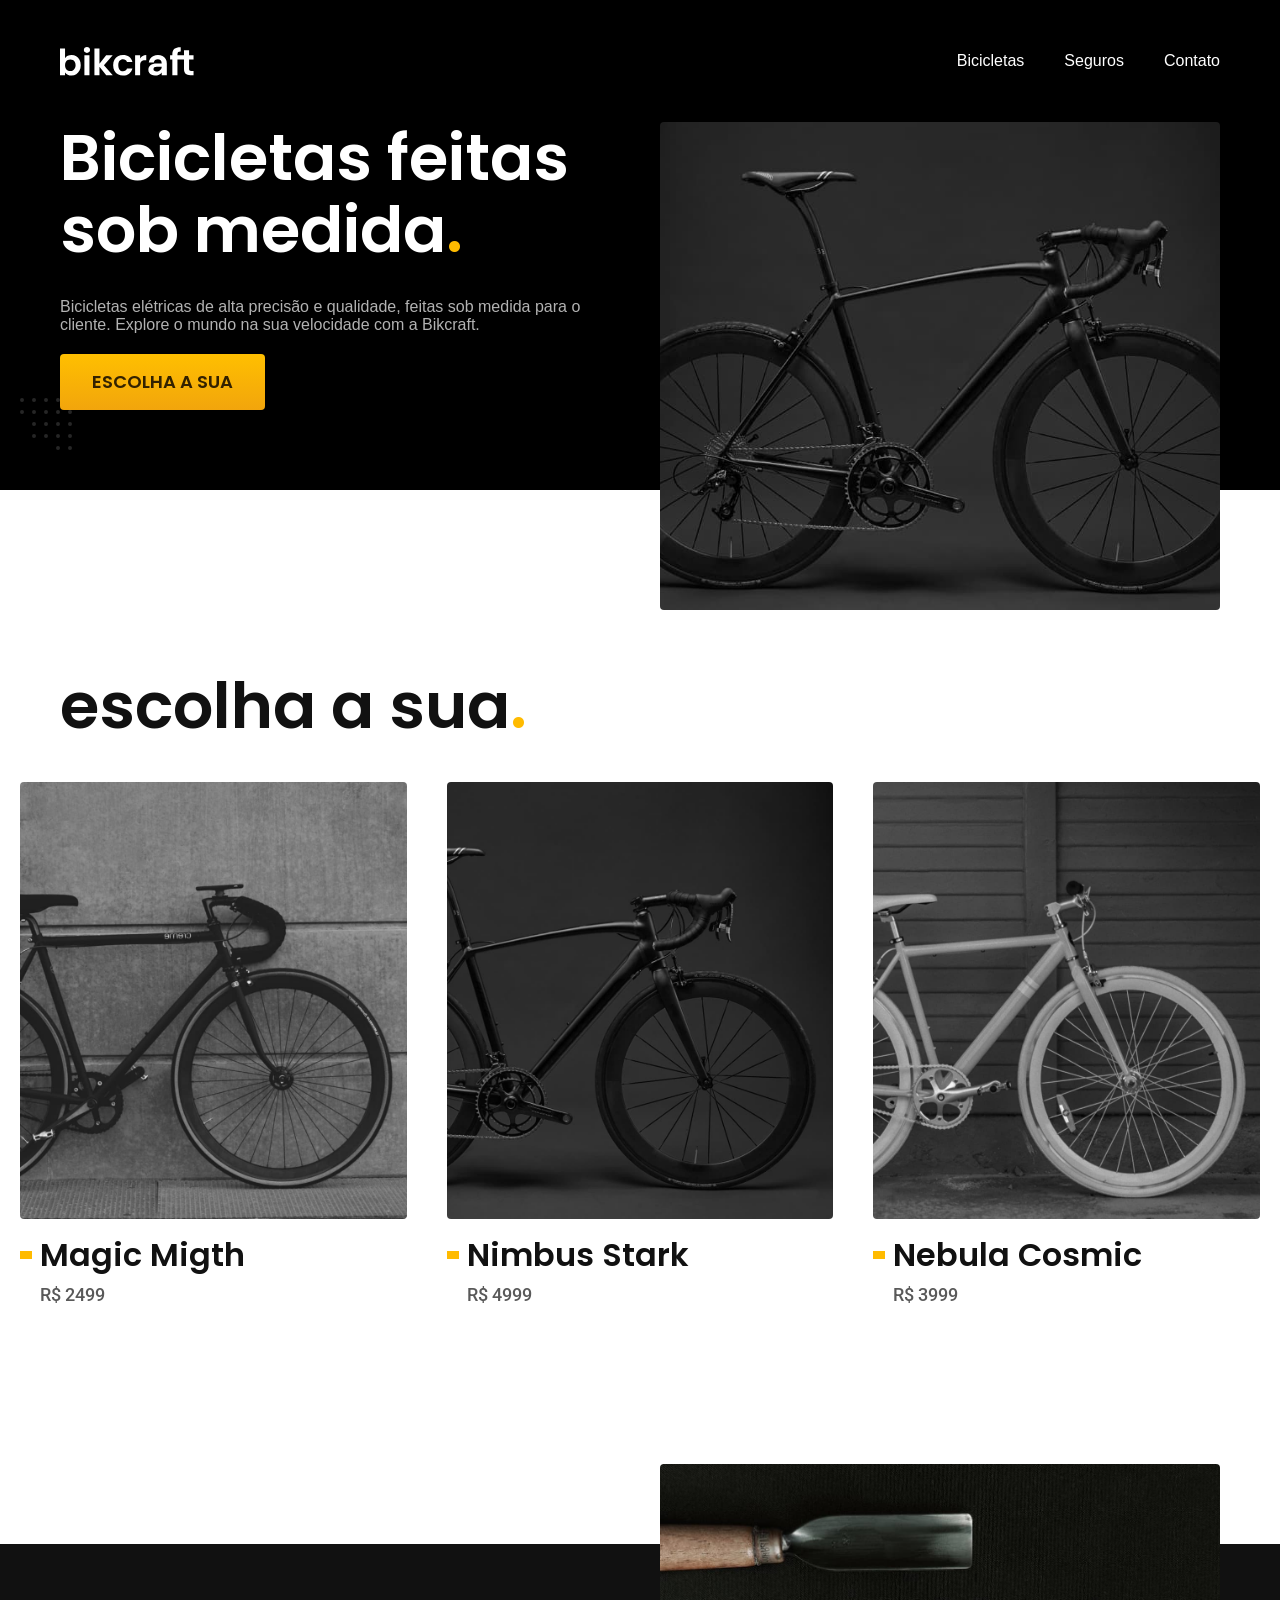
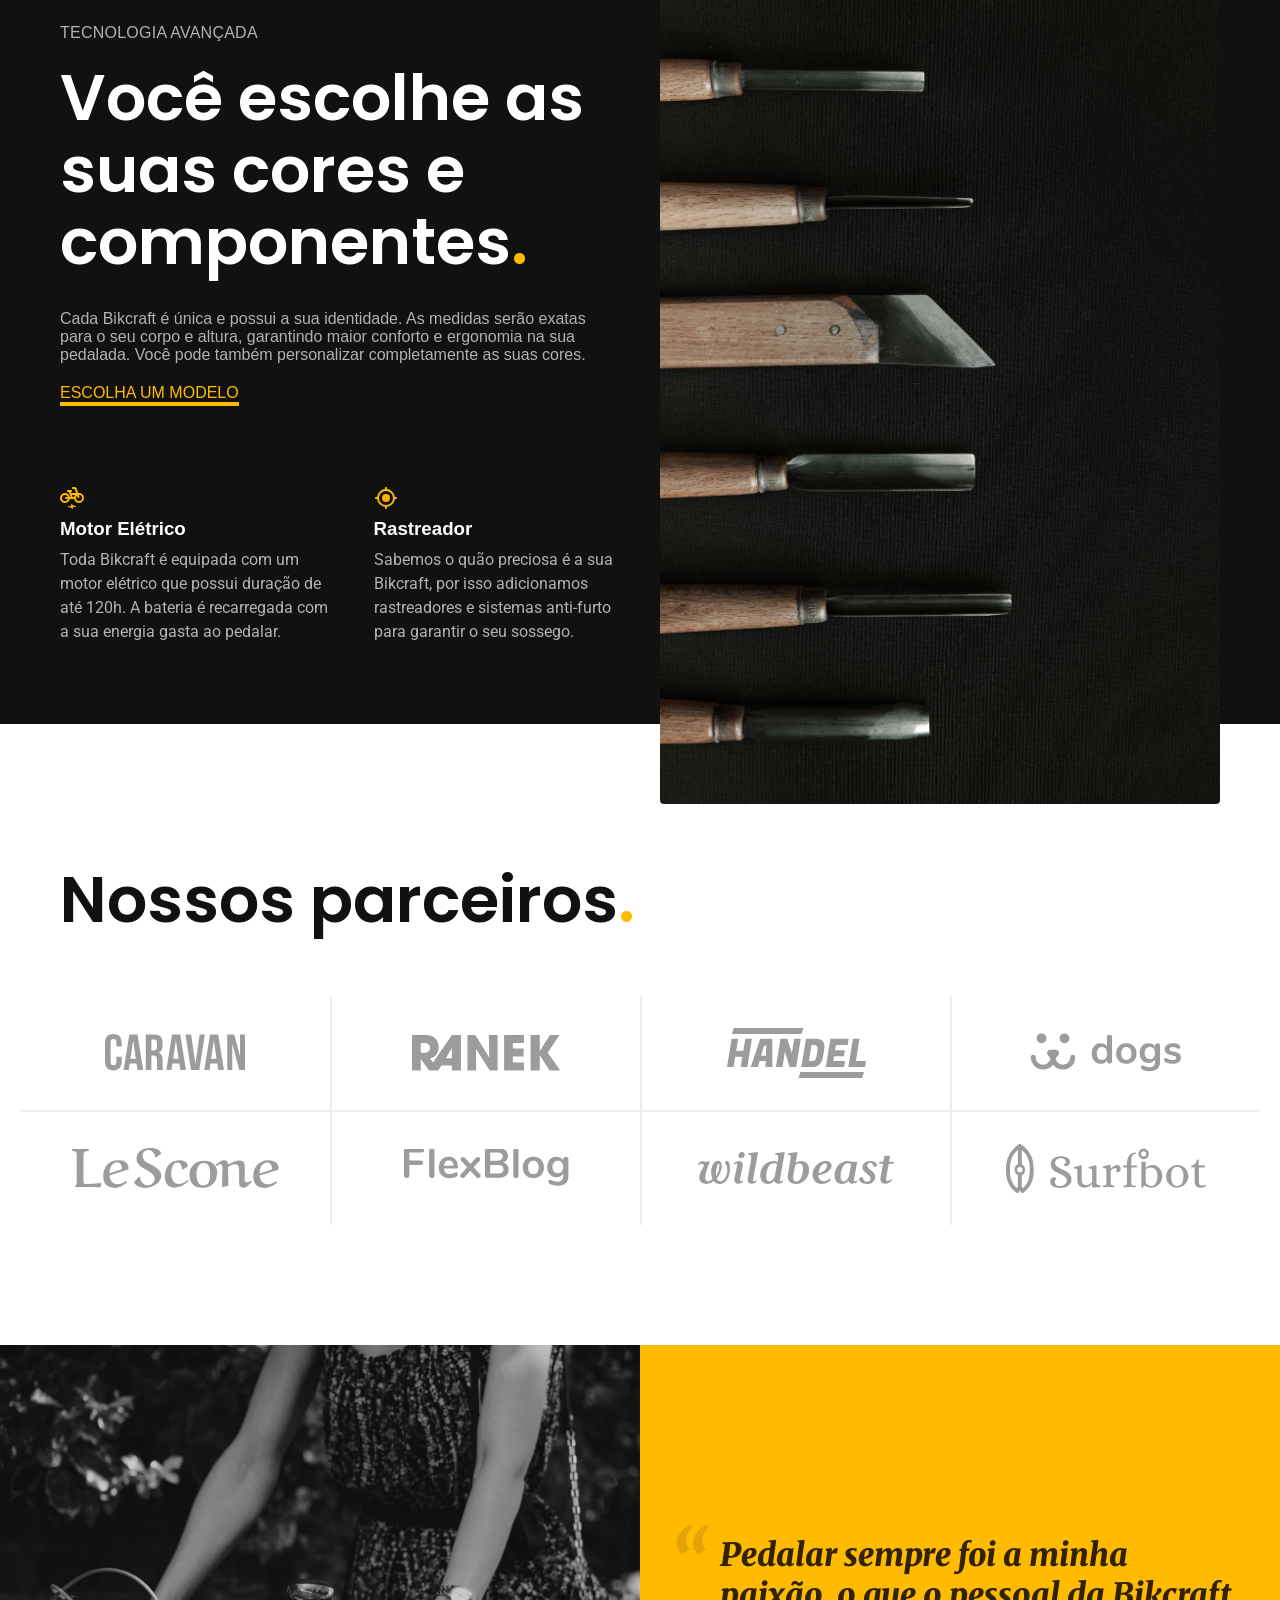
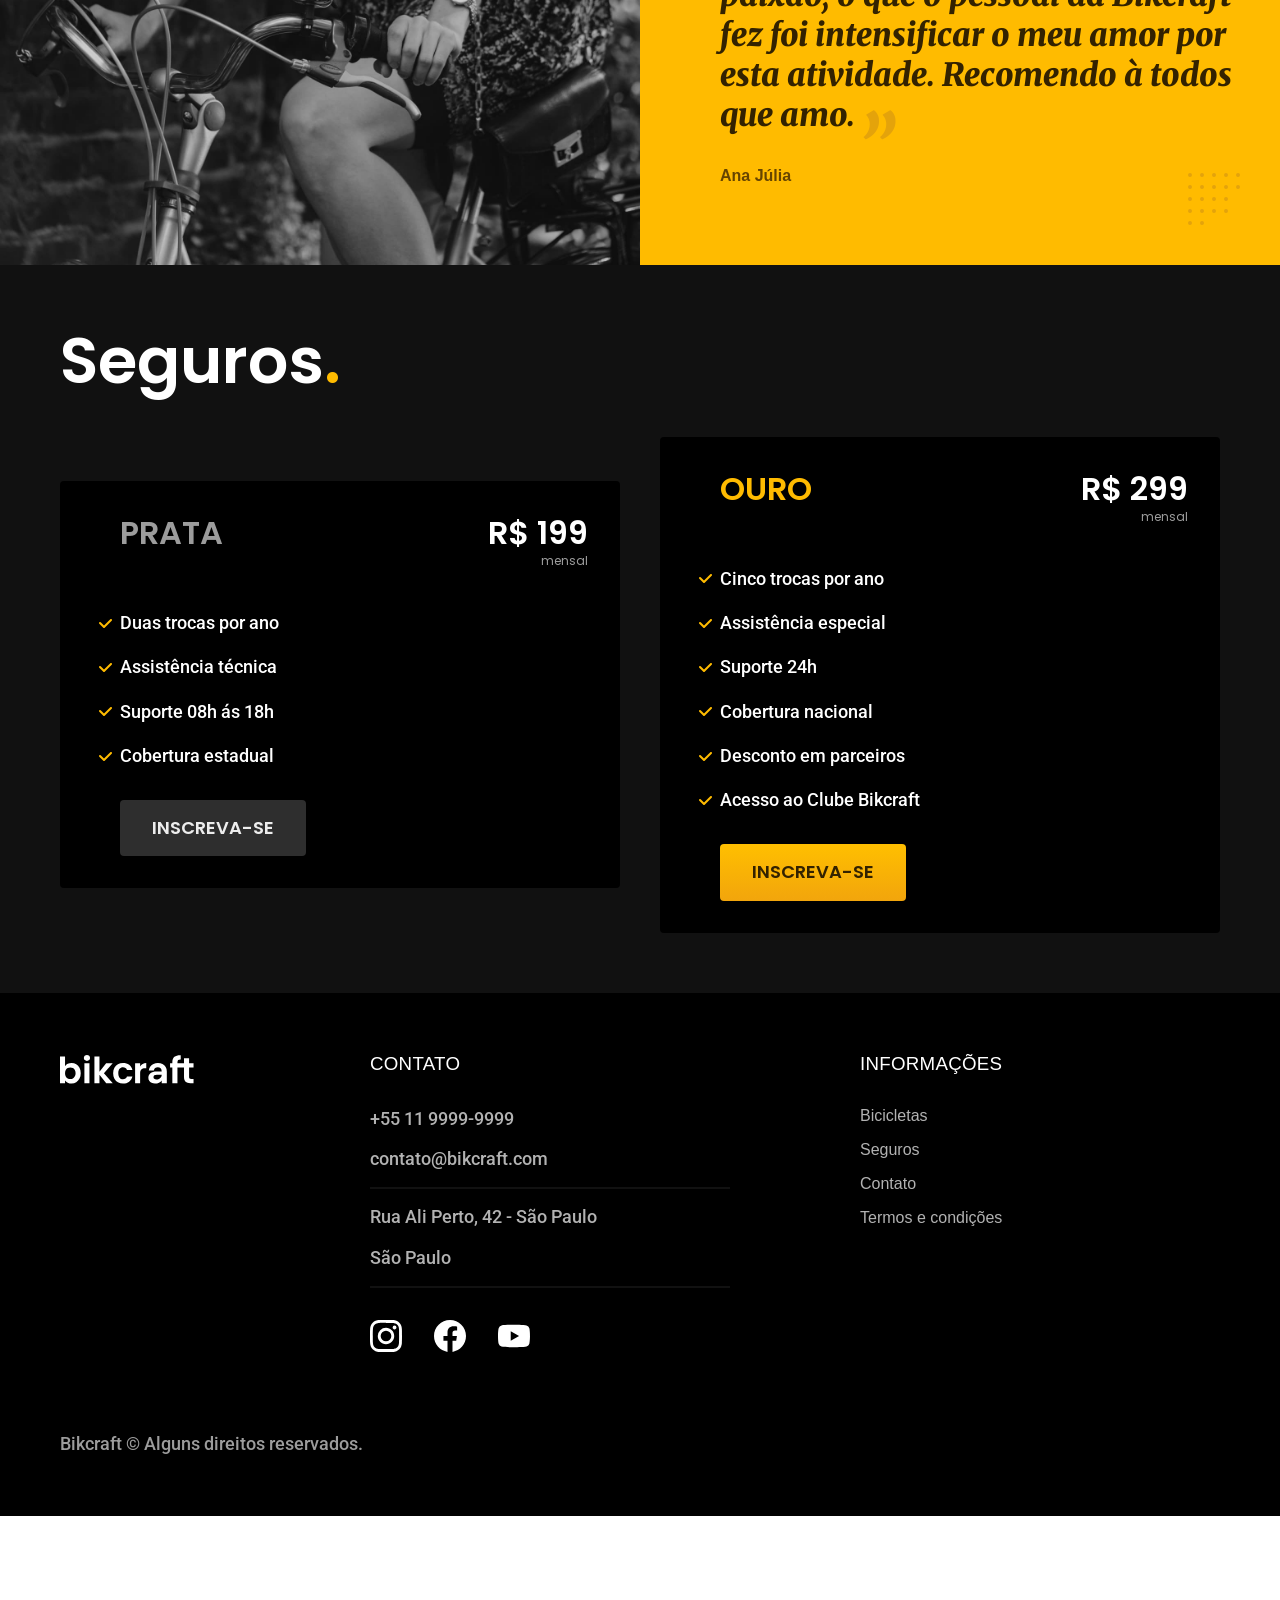
<file: index.html>
<!DOCTYPE html>
<html lang="pt-br">

<head>
  <meta charset="UTF-8">
  <meta name="viewport" content="width=device-width, initial-scale=1.0">
  <meta name="description" content="Bicicletas elétricas de alta precisão e qualidade,  feitas sob medida para o cliente. Explore o mundo na sua velocidade com a Bikcraft.">
  <link rel="preload" href="./css/style.min.css" as="style">
  <link rel="stylesheet" href="/css/style.css">
  <link rel="icon" href="./favicon.svg" type="image/svg+xml">
  <link rel="preconnect" href="https://fonts.googleapis.com">
  <link rel="preconnect" href="https://fonts.gstatic.com" crossorigin>
  <link href="https://fonts.googleapis.com/css2?family=Merriweather:ital,opsz,wght@0,18..144,300..900;1,18..144,300..900&family=Poppins:ital,wght@0,100;0,200;0,300;0,400;0,500;0,600;0,700;0,800;0,900;1,100;1,200;1,300;1,400;1,500;1,600;1,700;1,800;1,900&family=Roboto:ital,wght@0,100..900;1,100..900&display=swap" rel="stylesheet">
  <title>Bikcraft - Bicicletas Elétricas</title>

  <script>document.documentElement.classList.add('js');</script>
</head>

<body>
  <header class="header-bg">
    <div class="header container">
      <a href="./"><img src="/img/bikcraft.svg" width="136" height="32" alt="bikcraft">
      </a>
      <nav aria-label="primaria">
        <ul class="header-menu font-1-m cor-0">
          <li><a href="./bicicletas.html">Bicicletas</a></li>
          <li><a href="./seguros.html">Seguros</a></li>
          <li><a href="./contato.html">Contato</a></li>
        </ul>
      </nav>
    </div>
  </header>
  <main class="introducao-bg">
    <div class="introducao container">
      <div class="introducao-conteudo">
        <h1 class="font-1-xxl cor-0 fadeInDown" data-anime="200">Bicicletas feitas sob medida<span class="cor-p1" data-anime="400">.</span></h1>
        <p class="font-2-l cor-5 fadeInDown" data-anime="600"> Bicicletas elétricas de alta precisão e qualidade, feitas sob medida para o cliente. Explore o mundo na sua velocidade com a Bikcraft.</p>
        <a class="botao fadeInDown" href="./bicicletas.html" data-anime="800">Escolha a sua</a>
      </div>
      <picture class="fadeInDown" data-anime="1000">
        <source media="(max-width: 800px)" srcset="./img/bicicletas/nimbus.jpg">
        <img src="img/fotos/introducao.jpg" width="1280" height="1600" alt="Bicicleta elétrica preta.">
      </picture>
    </div>
  </main>
  <article class="bicicletas-lista">
    <h2 class=" container font-1-xxl">escolha a sua<span class="cor-p1">.</span></h2>
    <ul>
      <li>
        <a href="./bicicletas/magic.html">
          <img src="/img/bicicletas/magic-home.jpg" width="920" height="1040" alt="Bicicleta preta">
          <h3 class="font-1-xl">Magic Migth</h3>
          <span class="font-2-m cor-8">R$ 2499<span>
        </a>
      </li>
      <li>
        <a href="./bicicletas/nimbus.html">
          <img src="/img/bicicletas/nimbus-home.jpg" width="920" height="1040" alt="Bicicleta preta">
          <h3 class="font-1-xl">Nimbus Stark</h3>
          <span class="font-2-m cor-8">R$ 4999<span>
        </a>
      </li>
      <li>
        <a href="./bicicletas/nebula.html">
          <img src="/img/bicicletas/nebula-home.jpg" width="920" height="1040" alt="Bicicleta preta">
          <h3 class="font-1-xl">Nebula Cosmic</h3>
          <span class="font-2-m cor-8">R$ 3999<span>
        </a>
      </li>
    </ul>
  </article>
  <article class="tecnologia-bg">
    <div class="tecnologia container">
      <div class="tecnologia-conteudo">
        <span class="font-2-l-b cor-5">Tecnologia Avançada</span>
        <h2 class="font-1-xxl cor-0">Você escolhe as suas cores e componentes<span class="cor-p1">.</span></h2>
        <p class="font-2-l cor-5">Cada Bikcraft é única e possui a sua identidade. As medidas serão exatas para o seu corpo e altura, garantindo maior conforto e ergonomia na sua pedalada. Você pode também personalizar completamente as suas cores.</p>
        <a class="link" href="./bicicletas.html">Escolha um modelo</a>
        <div class="tecnologia-vantagens">
          <div>
            <img src="./img/icones/eletrica.svg" width="24" height="24" alt="">
            <h3 class="font-1-m cor-0">Motor Elétrico</h3>
            <p class="font-2-s cor-5">Toda Bikcraft é equipada com um motor elétrico que possui duração de até 120h. A bateria é recarregada com a sua energia gasta ao pedalar.</p>
          </div>
          <div>
            <img src="./img/icones/rastreador.svg" width="24" height="24" alt="">
            <h3 class="font-1-m cor-0">Rastreador</h3>
            <p class="font-2-s cor-5">Sabemos o quão preciosa é a sua Bikcraft, por isso adicionamos rastreadores e sistemas anti-furto para garantir o seu sossego.</p>
          </div>
        </div>
      </div>
      <div class="tecnologia-imagem">
        <img src="./img/fotos/tecnologia.jpg" width="1200" height="1920" alt="">
      </div>
    </div>
  </article>
  <section class="parceiros" aria-label="Nossos parceiros">
    <h2 class=" container font-1-xxl">Nossos parceiros<span class="cor-p1">.</span></h2>
    <ul>
      <li> <img src="./img/parceiros/caravan.svg" alt="caravan" width="140" height="38"></li>
      <li> <img src="./img/parceiros/ranek.svg" alt="ranek" width="149" height="36"></li>
      <li> <img src="./img/parceiros/handel.svg" alt="handel" width="139" height="50"></li>
      <li> <img src="./img/parceiros/dogs.svg" alt="dogs" width="152" height="39"></li>
      <li> <img src="./img/parceiros/lescone.svg" alt="lescone" width="208" height="41"></li>
      <li> <img src="./img/parceiros/flexblog.svg" alt="flexblog" width="165" height="38"></li>
      <li> <img src="./img/parceiros/wildbeast.svg" alt="wildbeast" width="196" height="34"></li>
      <li> <img src="./img/parceiros/surfbot.svg" alt="surfbot" width="200" height="49"></li>
    </ul>
  </section>
  <section class="depoimento" aria-label="Depoimento">
    <div>
      <img src="./img/fotos/depoimento.jpg" width="1560" height="1360" alt="Pessoa pedalando uma bicicleta Bikcraft">
    </div>
    <div class="depoimento-conteudo">
      <blockquote class="font-1-xl cor-p5">
        <p>Pedalar sempre foi a minha paixão, o que o pessoal da Bikcraft fez foi intensificar o meu amor por esta atividade. Recomendo à todos que amo.</p>
      </blockquote>
      <span class="font-1-m-b cor-p4">Ana Júlia</span>
    </div>
  </section>
  <article class="seguros-bg">
    <div class="seguros container">
      <h2 class="font-1-xxl cor-0">Seguros<span class="cor-p1">.</span></h2>
      <div class="seguros-item">
        <h3 class="font-1-xl cor-6">PRATA</h3>
        <span class="font-1-xl cor-0">R$ 199 <span class="font-1-xs cor-6">mensal</span></span>
        <ul class="font-2-m cor-0">
          <li>Duas trocas por ano</li>
          <li>Assistência técnica</li>
          <li>Suporte 08h ás 18h</li>
          <li>Cobertura estadual</li>
        </ul>
        <a class="botao secundario" href="./orcamento.html">Inscreva-se</a>
      </div>


      <div class="seguros-item">
        <h3 class="font-1-xl cor-p1">OURO</h3>
        <span class="font-1-xl cor-0">R$ 299 <span class="font-1-xs cor-6">mensal</span></span>
        <ul class="font-2-m cor-0">
          <li>Cinco trocas por ano</li>
          <li>Assistência especial</li>
          <li>Suporte 24h</li>
          <li>Cobertura nacional</li>
          <li>Desconto em parceiros</li>
          <li>Acesso ao Clube Bikcraft</li>
        </ul>
        <a class="botao" href="./orcamento.html">Inscreva-se</a>
      </div>
    </div>
  </article>
  <footer class="footer-bg">
    <div class=" footer container">
      <img src="./img/bikcraft.svg" width="136" height="32" alt="Bikcraft">
      <div class="footer-contato">
        <h3 class="font-2-l-b cor-0">Contato</h3>
        <ul class="font-2-m cor-5">
          <li><a href="tel:+551199999999">+55 11 9999-9999</a></li>
          <li><a href="mailto:contato@bikcraft.com">contato@bikcraft.com</a></li>
          <li>Rua Ali Perto, 42 - São Paulo</li>
          <li>São Paulo</li>
        </ul>
        <div class="footer-redes">
          <a href="./"><img src="./img/redes/instagram.svg" width="32" height="32" alt="Instagram"></a>
          <a href="./"><img src="./img/redes/facebook.svg" width="32" height="32" alt="Facebook"></a>
          <a href="./"><img src="./img/redes/youtube.svg" width="32" height="32" alt="Youtube"></a>
        </div>
      </div>
      <div class="footer-informacoes">
        <h3 class="font-2-l-b cor-0">Informações</h3>
        <nav>
          <ul class="font-1-m cor-5">
            <li><a href="./bicicletas.html">Bicicletas</a></li>
            <li><a href="./seguros.html">Seguros</a></li>
            <li><a href="./contato.html">Contato</a></li>
            <li><a href="./termos.html">Termos e condições</a></li>
          </ul>
        </nav>
      </div>
      <p class="footer-copy font-2-m cor-6">Bikcraft © Alguns direitos reservados.</p>
    </div>
  </footer>
  <script src="./js/plugins/simple-anime.js"></script>
  <script src="./js/script.js"></script>
</body>

</html>
</file>
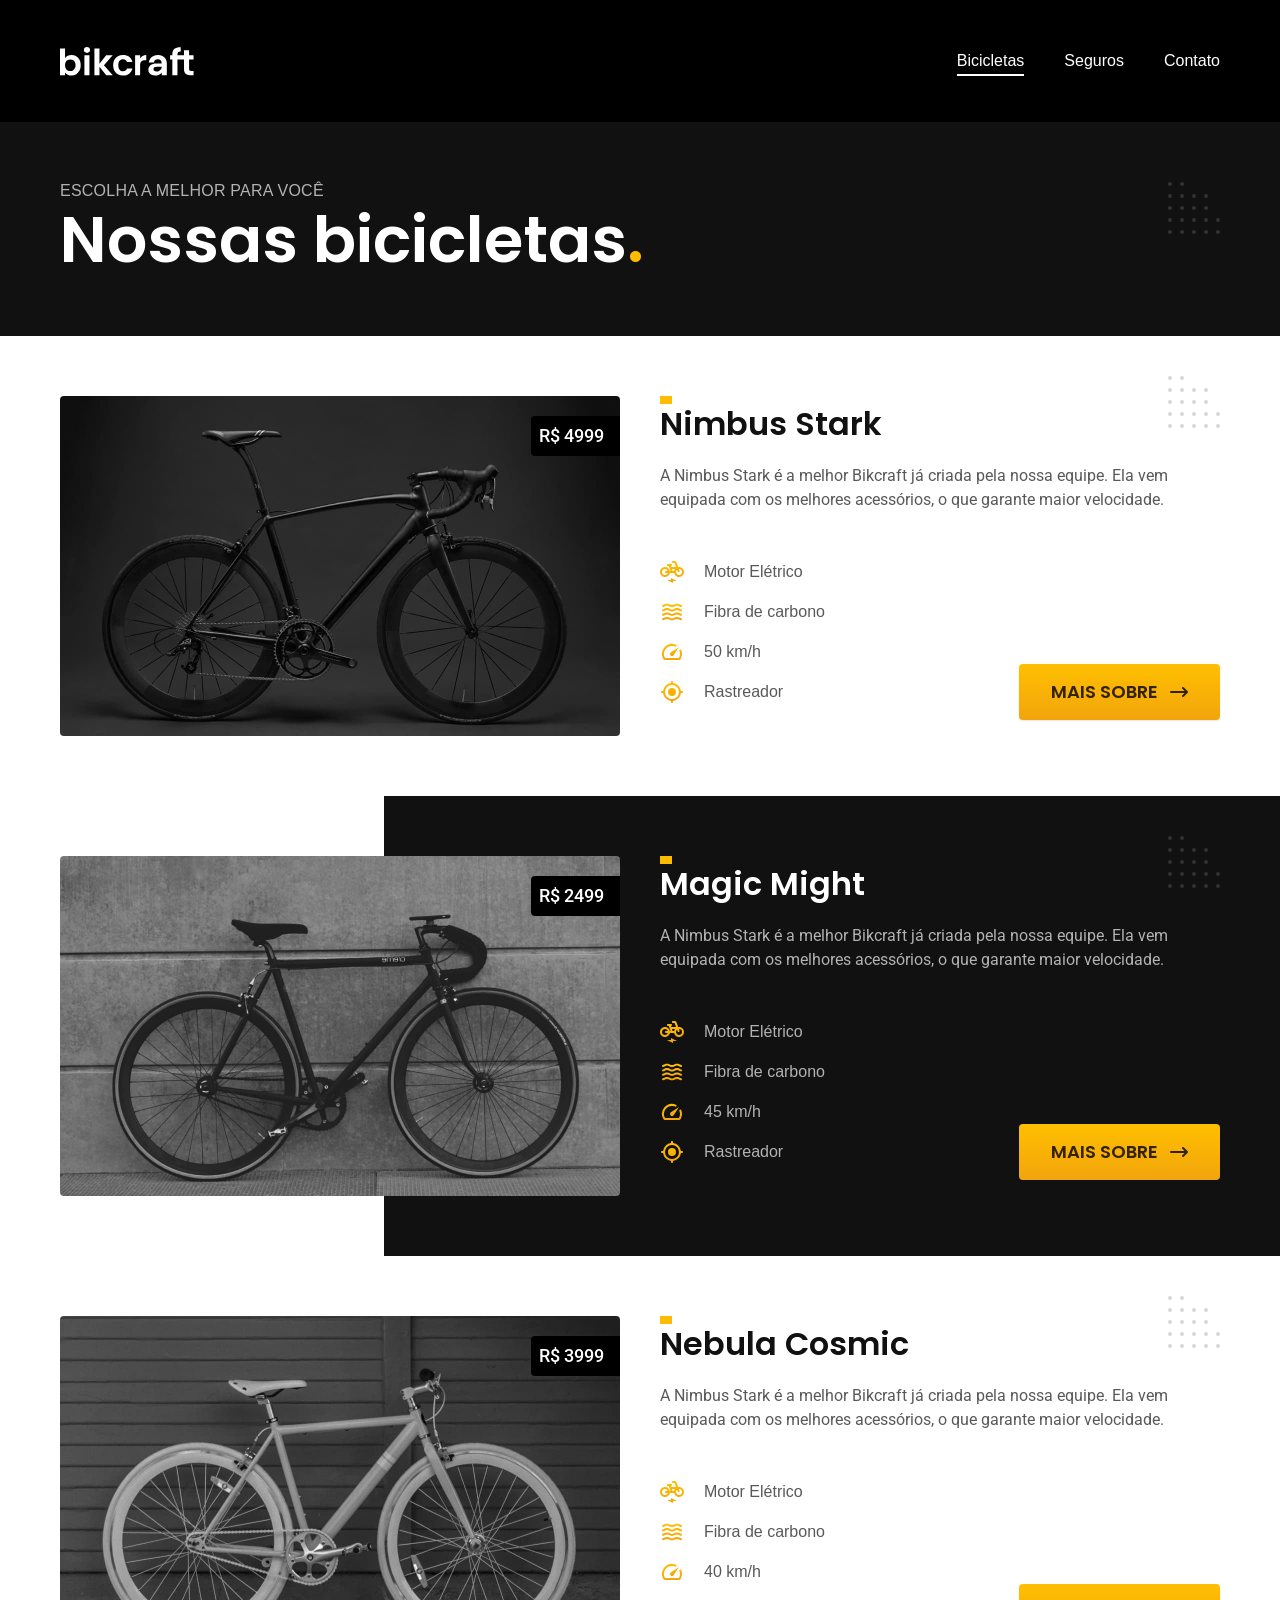
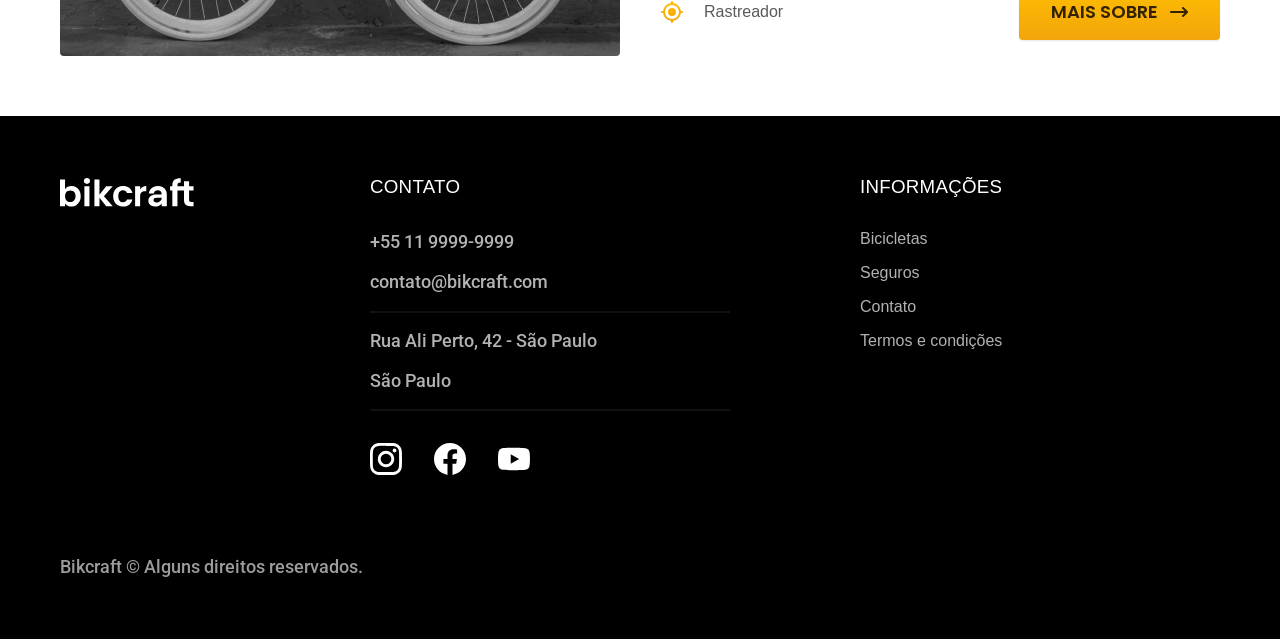
<file: bicicletas.html>
<!DOCTYPE html>
<html lang="pt-br">

<head>
  <meta charset="UTF-8">
  <meta name="viewport" content="width=device-width, initial-scale=1.0">
  <meta name="description" content="Termos e condições.">
  <link rel="preload" href="./css/style.min.css" as="style">
  <link rel="stylesheet" href="/css/style.css">
  <link rel="icon" href="./favicon.svg" type="image/svg+xml">
  <link rel="preconnect" href="https://fonts.googleapis.com">
  <link rel="preconnect" href="https://fonts.gstatic.com" crossorigin>
  <link href="https://fonts.googleapis.com/css2?family=Merriweather:ital,opsz,wght@0,18..144,300..900;1,18..144,300..900&family=Poppins:ital,wght@0,100;0,200;0,300;0,400;0,500;0,600;0,700;0,800;0,900;1,100;1,200;1,300;1,400;1,500;1,600;1,700;1,800;1,900&family=Roboto:ital,wght@0,100..900;1,100..900&display=swap" rel="stylesheet">
  <title>Bicicletas - Bikcraft</title>
  <script>document.documentElement.classList.add('js');</script>
</head>

<body id="bicicletas">
  <header class="header-bg">
    <div class="header container">
      <a href="./"><img src="/img/bikcraft.svg" width="136" height="32" alt="bikcraft">
      </a>
      <nav aria-label="primaria">
        <ul class="header-menu font-1-m cor-0">
          <li><a href="./bicicletas.html">Bicicletas</a></li>
          <li><a href="./seguros.html">Seguros</a></li>
          <li><a href="./contato.html">Contato</a></li>
        </ul>
      </nav>
    </div>
  </header>

  <main>
    <div class="titulo-bg">
      <div class="titulo container">
        <p class="font-2-l-b cor-5">Escolha a melhor para você</p>
        <h1 class="font-1-xxl cor-0">Nossas bicicletas<span class="cor-p1">.</span></h1>
      </div>
    </div>
    <div class="bicicletas container">
      <div class="bicicletas-imagem">
        <img src="./img/bicicletas/nimbus.jpg" width="1120" height="680" alt="Bicicleta preta">
        <span class="font-2-m  cor-0">R$ 4999</span>
      </div>
      <div class="bicicletas-conteudo">
        <h2 class="font-1-xl">Nimbus Stark</h2>
        <p class="font-2-s cor-8">A Nimbus Stark é a melhor Bikcraft já criada pela nossa equipe. Ela vem equipada com os melhores acessórios, o que garante maior velocidade.</p>
        <ul class="font-1-m cor-8">
          <li> <img src="./img/icones/eletrica.svg" width="32" height="32" alt="">Motor Elétrico</li>
          <li> <img src="./img/icones/carbono.svg" width="32" height="32" alt="">Fibra de carbono</li>
          <li> <img src="./img/icones/velocidade.svg" width="32" height="32" alt="">50 km/h</li>
          <li> <img src="./img/icones/rastreador.svg" width="32" height="32" alt="">Rastreador</li>
        </ul>
        <a class="botao seta" href="./bicicletas/nimbus.html">Mais Sobre</a>
      </div>
    </div>


    <div class="bicicletas-bg">
      <div class="bicicletas container">
        <div class="bicicletas-imagem">
          <img src="./img/bicicletas/magic.jpg" width="1120" height="680" alt="Bicicleta preta">
          <span class="font-2-m  cor-0">R$ 2499</span>
        </div>
        <div class="bicicletas-conteudo">
          <h2 class="font-1-xl cor-0">Magic Might</h2>
          <p class="font-2-s cor-5">A Nimbus Stark é a melhor Bikcraft já criada pela nossa equipe. Ela vem equipada com os melhores acessórios, o que garante maior velocidade.</p>
          <ul class="font-1-m cor-5">
            <li> <img src="./img/icones/eletrica.svg" width="32" height="32" alt="">Motor Elétrico</li>
            <li> <img src="./img/icones/carbono.svg" width="32" height="32" alt="">Fibra de carbono</li>
            <li> <img src="./img/icones/velocidade.svg" width="32" height="32" alt="">45 km/h</li>
            <li> <img src="./img/icones/rastreador.svg" width="32" height="32" alt="">Rastreador</li>
          </ul>
          <a class="botao seta" href="./bicicletas/magic.html">Mais Sobre</a>

        </div>
      </div>
    </div>

    <div class="bicicletas container">
      <div class="bicicletas-imagem">
        <img src="./img/bicicletas/nebula.jpg" width="1120" height="680" alt="Bicicleta preta">
        <span class="font-2-m  cor-0">R$ 3999</span>
      </div>
      <div class="bicicletas-conteudo">
        <h2 class="font-1-xl">Nebula Cosmic</h2>
        <p class="font-2-s cor-8">A Nimbus Stark é a melhor Bikcraft já criada pela nossa equipe. Ela vem equipada com os melhores acessórios, o que garante maior velocidade.</p>
        <ul class="font-1-m cor-8">
          <li> <img src="./img/icones/eletrica.svg" width="32" height="32" alt="">Motor Elétrico</li>
          <li> <img src="./img/icones/carbono.svg" width="32" height="32" alt="">Fibra de carbono</li>
          <li> <img src="./img/icones/velocidade.svg" width="32" height="32" alt="">40 km/h</li>
          <li> <img src="./img/icones/rastreador.svg" width="32" height="32" alt="">Rastreador</li>
        </ul>
        <a class="botao seta" href="./bicicletas/nebula.html">Mais Sobre</a>

      </div>
    </div>
  </main>

  <footer class="footer-bg">
    <div class=" footer container">
      <img src="./img/bikcraft.svg" width="136" height="32" alt="Bikcraft">
      <div class="footer-contato">
        <h3 class="font-2-l-b cor-0">Contato</h3>
        <ul class="font-2-m cor-5">
          <li><a href="tel:+551199999999">+55 11 9999-9999</a></li>
          <li><a href="mailto:contato@bikcraft.com">contato@bikcraft.com</a></li>
          <li>Rua Ali Perto, 42 - São Paulo</li>
          <li>São Paulo</li>
        </ul>
        <div class="footer-redes">
          <a href="./"><img src="./img/redes/instagram.svg" width="32" height="32" alt="Instagram"></a>
          <a href="./"><img src="./img/redes/facebook.svg" width="32" height="32" alt="Facebook"></a>
          <a href="./"><img src="./img/redes/youtube.svg" width="32" height="32" alt="Youtube"></a>
        </div>
      </div>
      <div class="footer-informacoes">
        <h3 class="font-2-l-b cor-0">Informações</h3>
        <nav>
          <ul class="font-1-m cor-5">
            <li><a href="./bicicletas.html">Bicicletas</a></li>
            <li><a href="./seguros.html">Seguros</a></li>
            <li><a href="./contato.html">Contato</a></li>
            <li><a href="./termos.html">Termos e condições</a></li>
          </ul>
        </nav>
      </div>
      <p class="footer-copy font-2-m cor-6">Bikcraft © Alguns direitos reservados.</p>
    </div>
  </footer>
  <script src="./js/script.js"></script>
</body>

</html>
</file>
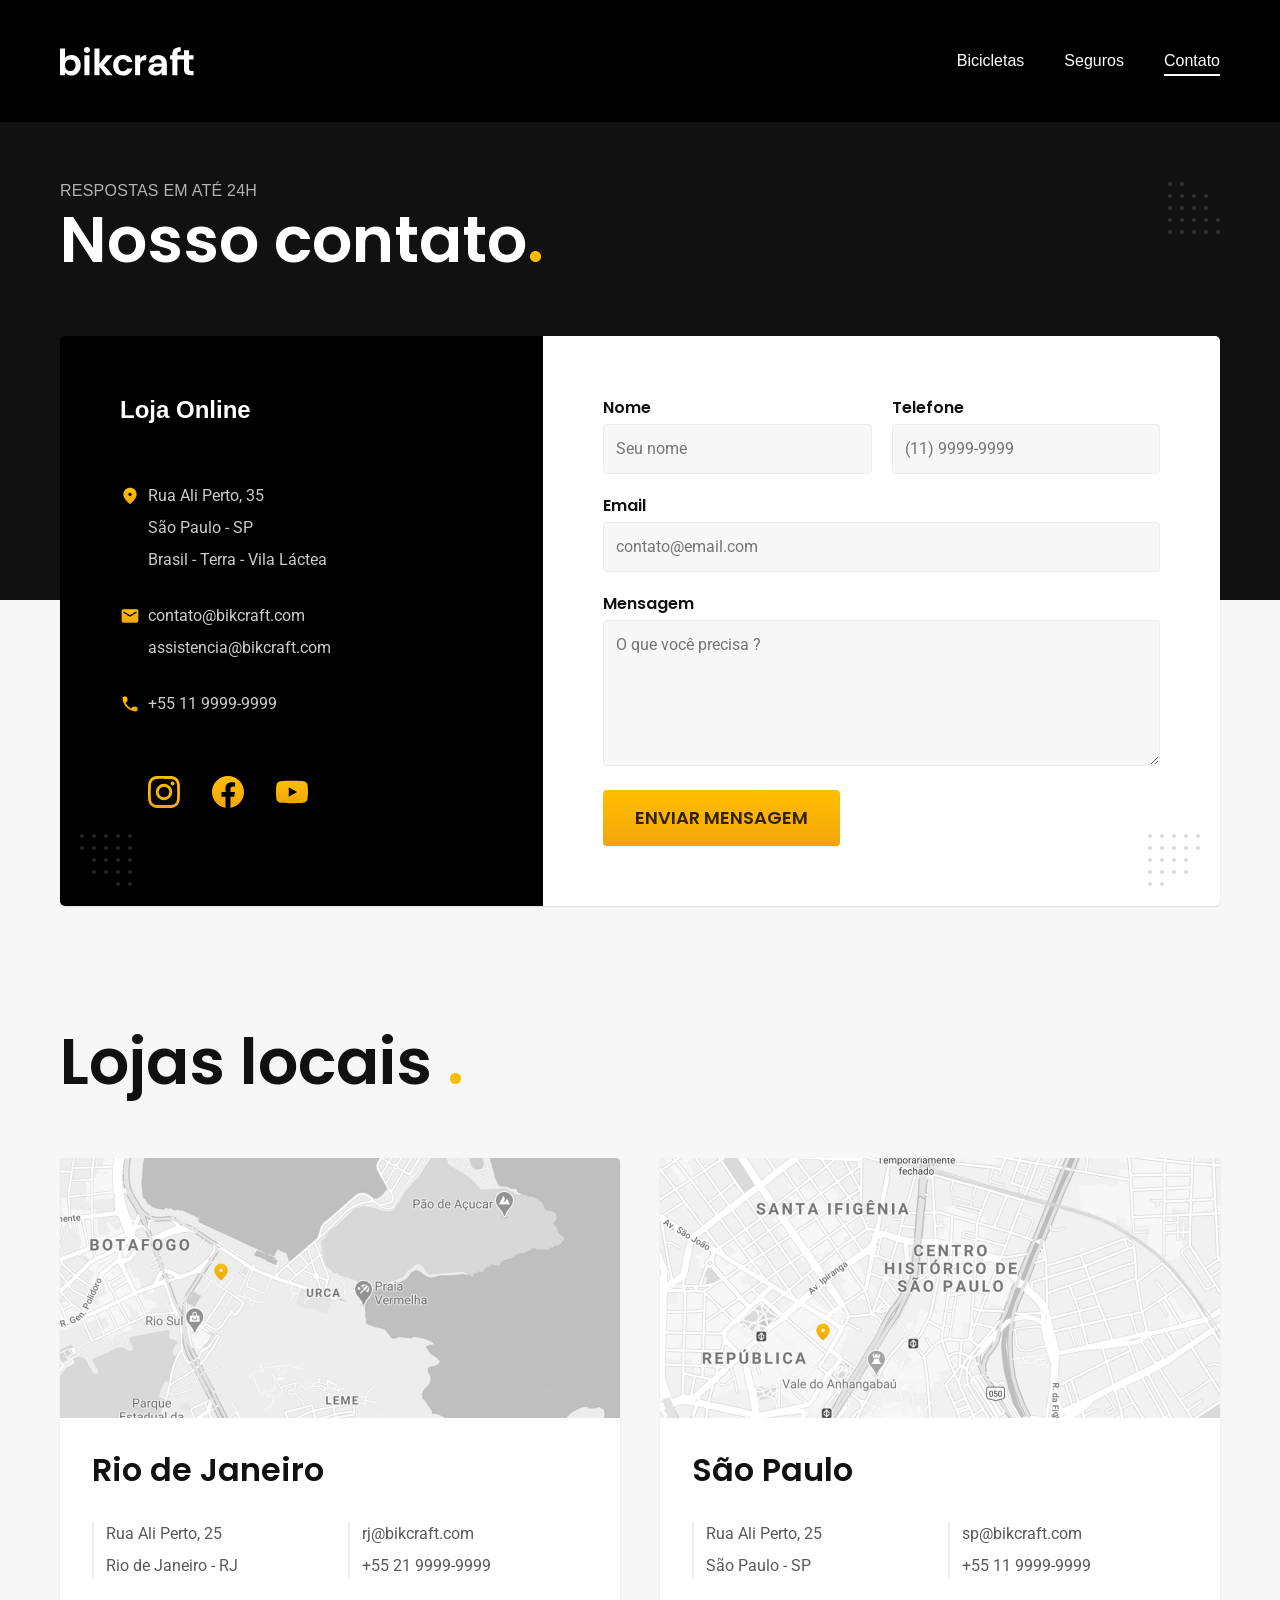
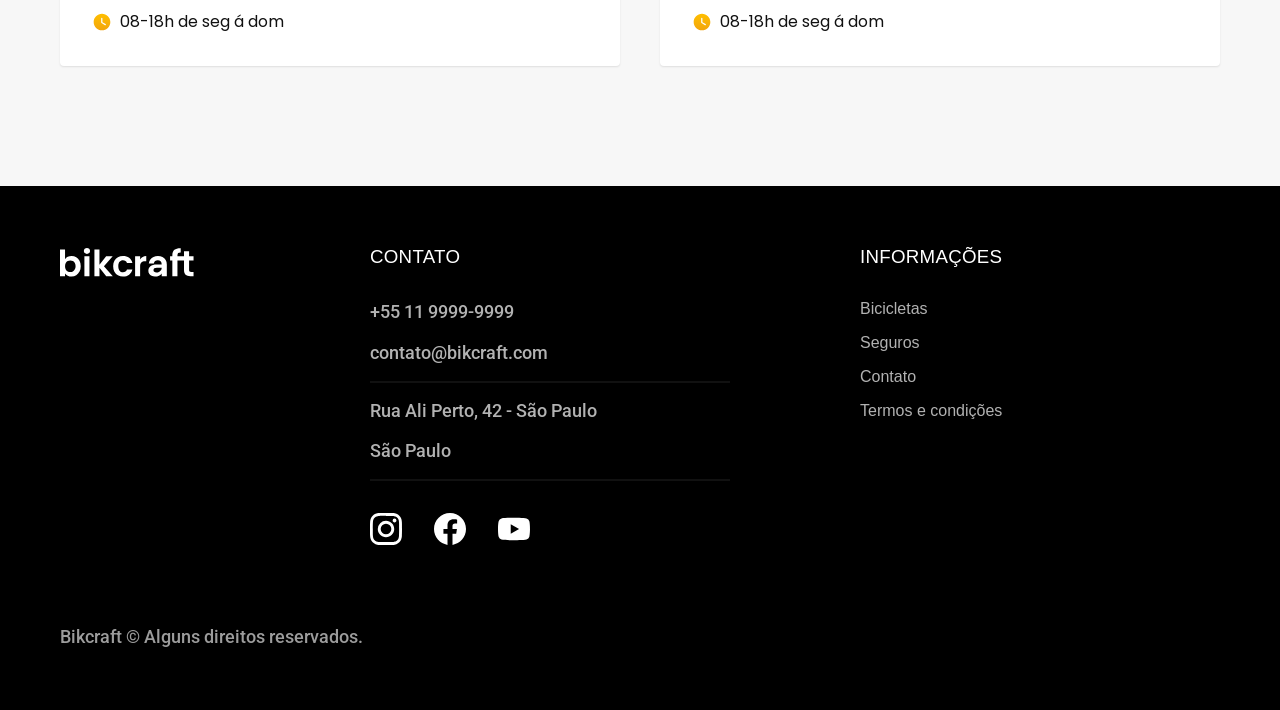
<file: contato.html>
<!DOCTYPE html>
<html lang="pt-br">

<head>
  <meta charset="UTF-8">
  <meta name="viewport" content="width=device-width, initial-scale=1.0">
  <meta name="description" content="Termos e condições.">
  <link rel="preload" href="./css/style.min.css" as="style">
  <link rel="stylesheet" href="/css/style.css">
  <link rel="icon" href="./favicon.svg" type="image/svg+xml">
  <link rel="preconnect" href="https://fonts.googleapis.com">
  <link rel="preconnect" href="https://fonts.gstatic.com" crossorigin>
  <link href="https://fonts.googleapis.com/css2?family=Merriweather:ital,opsz,wght@0,18..144,300..900;1,18..144,300..900&family=Poppins:ital,wght@0,100;0,200;0,300;0,400;0,500;0,600;0,700;0,800;0,900;1,100;1,200;1,300;1,400;1,500;1,600;1,700;1,800;1,900&family=Roboto:ital,wght@0,100..900;1,100..900&display=swap" rel="stylesheet">
  <title>Contato - Bikcraft</title>
  <script>document.documentElement.classList.add('js');</script>
</head>

<body id="contato">
  <header class="header-bg">
    <div class="header container">
      <a href="./"><img src="/img/bikcraft.svg" width="136" height="32" alt="bikcraft">
      </a>
      <nav aria-label="primaria">
        <ul class="header-menu font-1-m cor-0">
          <li><a href="./bicicletas.html">Bicicletas</a></li>
          <li><a href="./seguros.html">Seguros</a></li>
          <li><a href="./contato.html">Contato</a></li>
        </ul>
      </nav>
    </div>
  </header>

  <main>
    <div class="titulo-bg">
      <div class="titulo container">
        <p class="font-2-l-b cor-5">Respostas em até 24h</p>
        <h1 class="font-1-xxl cor-0">Nosso contato<span class="cor-p1">.</span></h1>
      </div>
    </div>

    <div class="contato container">
      <section class="contato-dados" aria-label="Endereço">
        <h2 class="font-1-m cor-0">Loja Online</h2>
        <div class="contato-endereco font-2-s cor-4">
          <p>Rua Ali Perto, 35</p>
          <p>São Paulo - SP</p>
          <p>Brasil - Terra - Vila Láctea</p>
        </div>
        <address class="contato-meios font-2-s cor-4">
          <a href="mailto:contato@bikcraft.com">contato@bikcraft.com</a>
          <a href="mailto:assistencia@bikcraft.com">assistencia@bikcraft.com</a>
          <a href="tel:+551199999999">+55 11 9999-9999</a>
        </address>
        <div class="contato-redes">
          <a href="./"><img src="./img/redes/instagram-p.svg" width="32" height="32" alt="Instagram"></a>
          <a href="./"><img src="./img/redes/facebook-p.svg" width="32" height="32" alt="Facebook"></a>
          <a href="./"><img src="./img/redes/youtube-p.svg" width="32" height="32" alt="Youtube"></a>
        </div>
      </section>
      <section class="contato-formulario" aria-label="Formulario">
        <form class="form" action="./contato.html">
          <div>
            <label for="nome">Nome</label>
            <input type="text" id="nome" name="nome" placeholder="Seu nome">
          </div>
          <div>
            <label for="telefone">Telefone</label>
            <input type="text" id="telefone" name="telefone" placeholder="(11) 9999-9999">
          </div>
          <div class="col-2">
            <label for="email">Email</label>
            <input type="email" id="email" name="email" placeholder="contato@email.com">
          </div>
          <div class="col-2">
            <label for="mensagem">Mensagem</label>
            <textarea rows="5" id="mensagem" name="mensagem" placeholder="O que você precisa ?"></textarea>
          </div>
          <button class="botao col-2">Enviar Mensagem</button>
        </form>
      </section>
    </div>
  </main>

  <article class="lojas container">
    <h2 class="font-1-xxl">Lojas locais <span class="cor-p1">.</span></h2>
    <div class="lojas-item">
      <img src="./img/lojas/rj.jpg" width="1120" height="520" alt="mapa marcando o endereço em Rua Ali Perto, 25 RJ">
      <div class="lojas-conteudo">
        <h3 class="font-1-xl">Rio de Janeiro</h3>
        <div class="lojas-dados font-2-s cor-8">
          <p>Rua Ali Perto, 25</p>
          <p>Rio de Janeiro - RJ</p>
        </div>
        <div class="lojas-dados font-2-s cor-8">
          <a href="mailto:rj@bikcraft.com">rj@bikcraft.com</a>
          <a href="tel:+552199999999">+55 21 9999-9999</a>
        </div>
        <p class="lojas-tempo font-1-s"> <img src="./img/icones/horario.svg" width="20" height="20" alt="">08-18h de seg á dom</p>
      </div>
    </div>

    <div class="lojas-item">
      <img src="./img/lojas/sp.jpg" width="1120" height="520" alt="mapa marcando o endereço em Rua Ali Perto, 25 RJ">
      <div class="lojas-conteudo">
        <h3 class="font-1-xl">São Paulo</h3>
        <div class="lojas-dados font-2-s cor-8">
          <p>Rua Ali Perto, 25</p>
          <p>São Paulo - SP</p>
        </div>
        <div class="lojas-dados font-2-s cor-8">
          <a href="mailto:sp@bikcraft.com">sp@bikcraft.com</a>
          <a href="tel:+551199999999">+55 11 9999-9999</a>
        </div>
        <p class="lojas-tempo font-1-s"> <img src="./img/icones/horario.svg" width="20" height="20" alt="">08-18h de seg á dom</p>
      </div>
    </div>
  </article>

  <footer class="footer-bg">
    <div class=" footer container">
      <img src="./img/bikcraft.svg" width="136" height="32" alt="Bikcraft">
      <div class="footer-contato">
        <h3 class="font-2-l-b cor-0">Contato</h3>
        <ul class="font-2-m cor-5">
          <li><a href="tel:+551199999999">+55 11 9999-9999</a></li>
          <li><a href="mailto:contato@bikcraft.com">contato@bikcraft.com</a></li>
          <li>Rua Ali Perto, 42 - São Paulo</li>
          <li>São Paulo</li>
        </ul>
        <div class="footer-redes">
          <a href="./"><img src="./img/redes/instagram.svg" width="32" height="32" alt="Instagram"></a>
          <a href="./"><img src="./img/redes/facebook.svg" width="32" height="32" alt="Facebook"></a>
          <a href="./"><img src="./img/redes/youtube.svg" width="32" height="32" alt="Youtube"></a>
        </div>
      </div>
      <div class="footer-informacoes">
        <h3 class="font-2-l-b cor-0">Informações</h3>
        <nav>
          <ul class="font-1-m cor-5">
            <li><a href="./bicicletas.html">Bicicletas</a></li>
            <li><a href="./seguros.html">Seguros</a></li>
            <li><a href="./contato.html">Contato</a></li>
            <li><a href="./termos.html">Termos e condições</a></li>
          </ul>
        </nav>
      </div>
      <p class="footer-copy font-2-m cor-6">Bikcraft © Alguns direitos reservados.</p>
    </div>
  </footer>
  <script src="./js/script.js"></script>
</body>

</html>
</file>
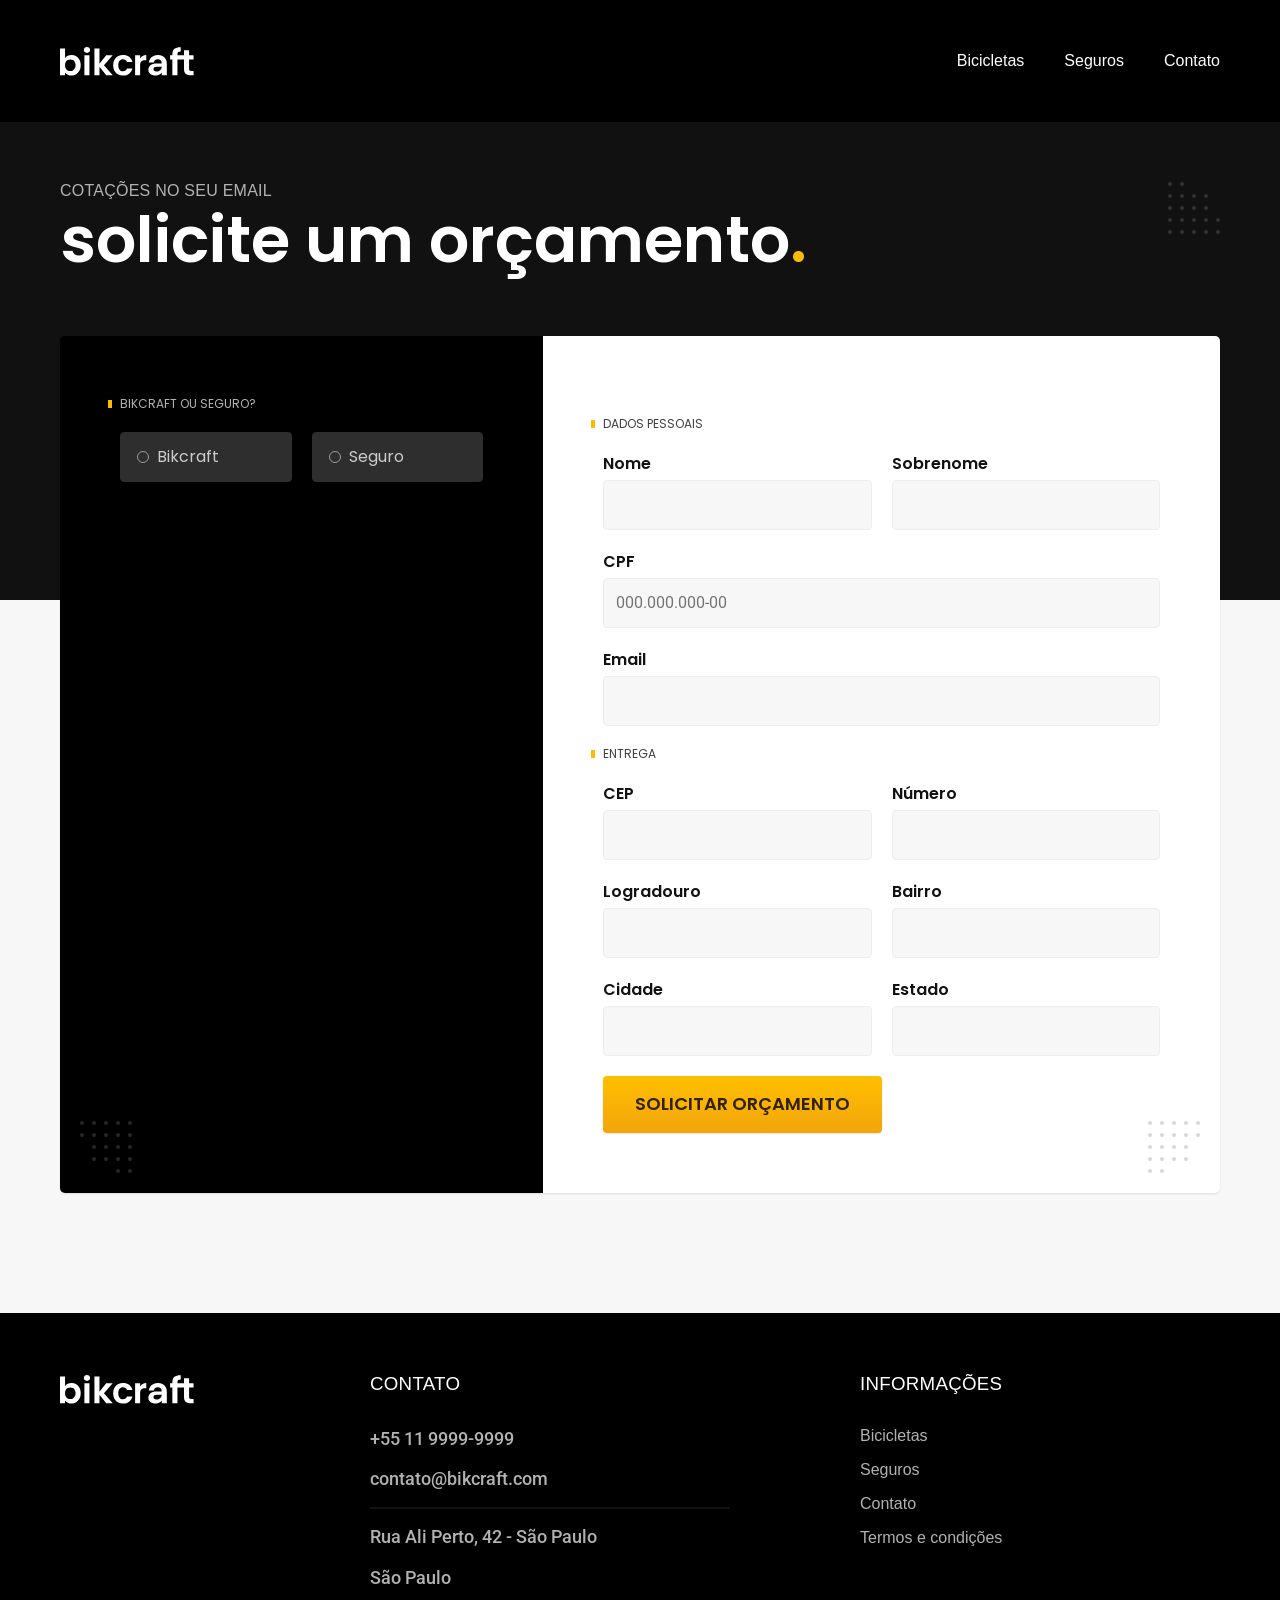
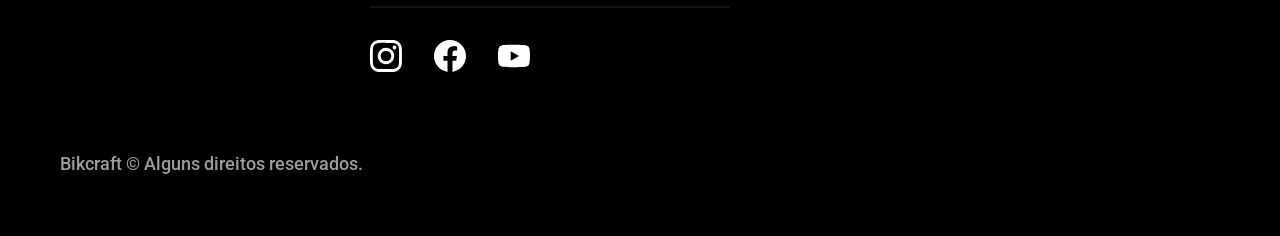
<file: orcamento.html>
<!DOCTYPE html>
<html lang="pt-br">

<head>
  <meta charset="UTF-8">
  <meta name="viewport" content="width=device-width, initial-scale=1.0">
  <meta name="description" content="Orçamento.">
  <link rel="preload" href="./css/style.min.css" as="style">
  <link rel="stylesheet" href="/css/style.css">
  <link rel="icon" href="./favicon.svg" type="image/svg+xml">
  <link rel="preconnect" href="https://fonts.googleapis.com">
  <link rel="preconnect" href="https://fonts.gstatic.com" crossorigin>
  <link href="https://fonts.googleapis.com/css2?family=Merriweather:ital,opsz,wght@0,18..144,300..900;1,18..144,300..900&family=Poppins:ital,wght@0,100;0,200;0,300;0,400;0,500;0,600;0,700;0,800;0,900;1,100;1,200;1,300;1,400;1,500;1,600;1,700;1,800;1,900&family=Roboto:ital,wght@0,100..900;1,100..900&display=swap" rel="stylesheet">
  <title>Orçamento - Bikcraft</title>
  <script>document.documentElement.classList.add('js');</script>
</head>

<body id="orcamento">
  <header class="header-bg">
    <div class="header container">
      <a href="./"><img src="/img/bikcraft.svg" width="136" height="32" alt="bikcraft">
      </a>
      <nav aria-label="primaria">
        <ul class="header-menu font-1-m cor-0">
          <li><a href="./bicicletas.html">Bicicletas</a></li>
          <li><a href="./seguros.html">Seguros</a></li>
          <li><a href="./contato.html">Contato</a></li>
        </ul>
      </nav>
    </div>
  </header>

  <main>
    <div class="titulo-bg">
      <div class="titulo container">
        <p class="font-2-l-b cor-5">Cotações no seu email</p>
        <h1 class="font-1-xxl cor-0">solicite um orçamento<span class="cor-p1">.</span></h1>
      </div>
    </div>

    <form class="orcamento container" action="./">
      <div class="orcamento-produto">
        <h2 class="font-1-xs cor-5">Bikcraft ou Seguro?</h2>

        <input type="radio" name="tipo" value="bikcraft" id="bikcraft">
        <label for="bikcraft">Bikcraft</label>

        <input type="radio" name="tipo" value="seguro" id="seguro">
        <label for="seguro">Seguro</label>

        <div class="orcamento-conteudo" id="orcamento-bikcraft">
          <h2 class="font-1-xs cor-5">Escolha a sua</h2>

          <input type="radio" name="produto" value="nimbus" id="nimbus">
          <label for="nimbus">Nimbus Stark <span>R$ 4999</span></label>
          <div class="orcamento-detalhes">
            <ul class="font-1-xs cor-8">
              <li><img src="./img/icones/eletrica.svg" width="32" height="32" alt="">Motor Elétrico</li>
              <li><img src="./img/icones/carbono.svg" width="32" height="32" alt="">Fibra de Carbono</li>
              <li><img src="./img/icones/velocidade.svg" width="32" height="32" alt="">50 km/h</li>
              <li><img src="./img/icones/rastreador.svg" width="32" height="32" alt="">Rastreador</li>
            </ul>
            <img src="./img/bicicletas/nimbus.jpg" width="1120" height="680" alt="bicicleta preta">
          </div>

          <input type="radio" name="produto" value="magic" id="magic">
          <label for="magic">Magic Might <span>R$ 2499</span></label>
          <div class="orcamento-detalhes">
            <ul class="font-1-xs cor-8">
              <li><img src="./img/icones/eletrica.svg" width="32" height="32" alt="">Motor Elétrico</li>
              <li><img src="./img/icones/carbono.svg" width="32" height="32" alt="">Fibra de Carbono</li>
              <li><img src="./img/icones/velocidade.svg" width="32" height="32" alt="">45 km/h</li>
              <li><img src="./img/icones/rastreador.svg" width="32" height="32" alt="">Rastreador</li>
            </ul>
            <img src="./img/bicicletas/magic.jpg" width="1120" height="680 alt=" bicicleta preta">
          </div>

          <input type="radio" name="produto" value="nebula" id="nebula">
          <label for="nebula">Nebula Cosmic <span>R$ 3999</span></label>
          <div class="orcamento-detalhes">
            <ul class="font-1-xs cor-8">
              <li><img src="./img/icones/eletrica.svg" width="32" height="32" alt="">Motor Elétrico</li>
              <li><img src="./img/icones/carbono.svg" width="32" height="32" alt="">Fibra de Carbono</li>
              <li><img src="./img/icones/velocidade.svg" width="32" height="32" alt="">40 km/h</li>
              <li><img src="./img/icones/rastreador.svg" width="32" height="32" alt="">Rastreador</li>
            </ul>
            <img src="./img/bicicletas/nebula.jpg" width="1120" height="680" alt="bicicleta preta">
          </div>

        </div>

        <div class="orcamento-conteudo" id="orcamento-seguro">
          <h2 class="font-1-xs cor-5">Escolha o plano</h2>

          <input type="radio" name="produto" value="prata" id="prata">
          <label for="prata">Prata <span>R$ 199</span></label>

          <input type="radio" name="produto" value="ouro" id="ouro">
          <label for="ouro">Ouro <span>R$ 299</span></label>
        </div>

      </div>
      <div class="orcamento-dados form">
        <h2 class="font-1-xs cor-9 col-2">Dados pessoais</h2>
        <div>
          <label for="nome">Nome</label>
          <input type="text" id="nome" name="nome">
        </div>
        <div>
          <label for="nome">Sobrenome</label>
          <input type="text" id="sobrenome" name="sobrenome">
        </div>
        <div class="col-2">
          <label for="cpf">CPF</label>
          <input type="text" id="cpf" name="cpf" placeholder="000.000.000-00">
        </div>
        <div class="col-2">
          <label for="email">Email</label>
          <input type="email" id="email" name="email">
        </div>
        <h2 class="font-1-xs cor-9 col-2">Entrega</h2>
        <div>
          <label for="cep">CEP</label>
          <input type="text" id="cep" name="cep">
        </div>
        <div>
          <label for="numero">Número</label>
          <input type="text" id="numero" name="numero">
        </div>
        <div>
          <label for="logradouro">Logradouro</label>
          <input type="text" id="logradouro" name="logradouro">
        </div>
        <div>
          <label for="bairro">Bairro</label>
          <input type="text" id="bairro" name="bairro">
        </div>
        <div>
          <label for="cidade">Cidade</label>
          <input type="text" id="cidade" name="cidade">
        </div>
        <div>
          <label for="estado">Estado</label>
          <input type="text" id="estado" name="estado">
        </div>
        <button class="botao col-2">Solicitar Orçamento</button>
      </div>
    </form>
  </main>

  <footer class="footer-bg">
    <div class=" footer container">
      <img src="./img/bikcraft.svg" width="136" height="32" alt="Bikcraft">
      <div class="footer-contato">
        <h3 class="font-2-l-b cor-0">Contato</h3>
        <ul class="font-2-m cor-5">
          <li><a href="tel:+551199999999">+55 11 9999-9999</a></li>
          <li><a href="mailto:contato@bikcraft.com">contato@bikcraft.com</a></li>
          <li>Rua Ali Perto, 42 - São Paulo</li>
          <li>São Paulo</li>
        </ul>
        <div class="footer-redes">
          <a href="./"><img src="./img/redes/instagram.svg" width="32" height="32" alt="Instagram"></a>
          <a href="./"><img src="./img/redes/facebook.svg" width="32" height="32" alt="Facebook"></a>
          <a href="./"><img src="./img/redes/youtube.svg" width="32" height="32" alt="Youtube"></a>
        </div>
      </div>
      <div class="footer-informacoes">
        <h3 class="font-2-l-b cor-0">Informações</h3>
        <nav>
          <ul class="font-1-m cor-5">
            <li><a href="./bicicletas.html">Bicicletas</a></li>
            <li><a href="./seguros.html">Seguros</a></li>
            <li><a href="./contato.html">Contato</a></li>
            <li><a href="./termos.html">Termos e condições</a></li>
          </ul>
        </nav>
      </div>
      <p class="footer-copy font-2-m cor-6">Bikcraft © Alguns direitos reservados.</p>
    </div>
  </footer>
  <script src="./js/script.js"></script>
</body>

</html>
</file>
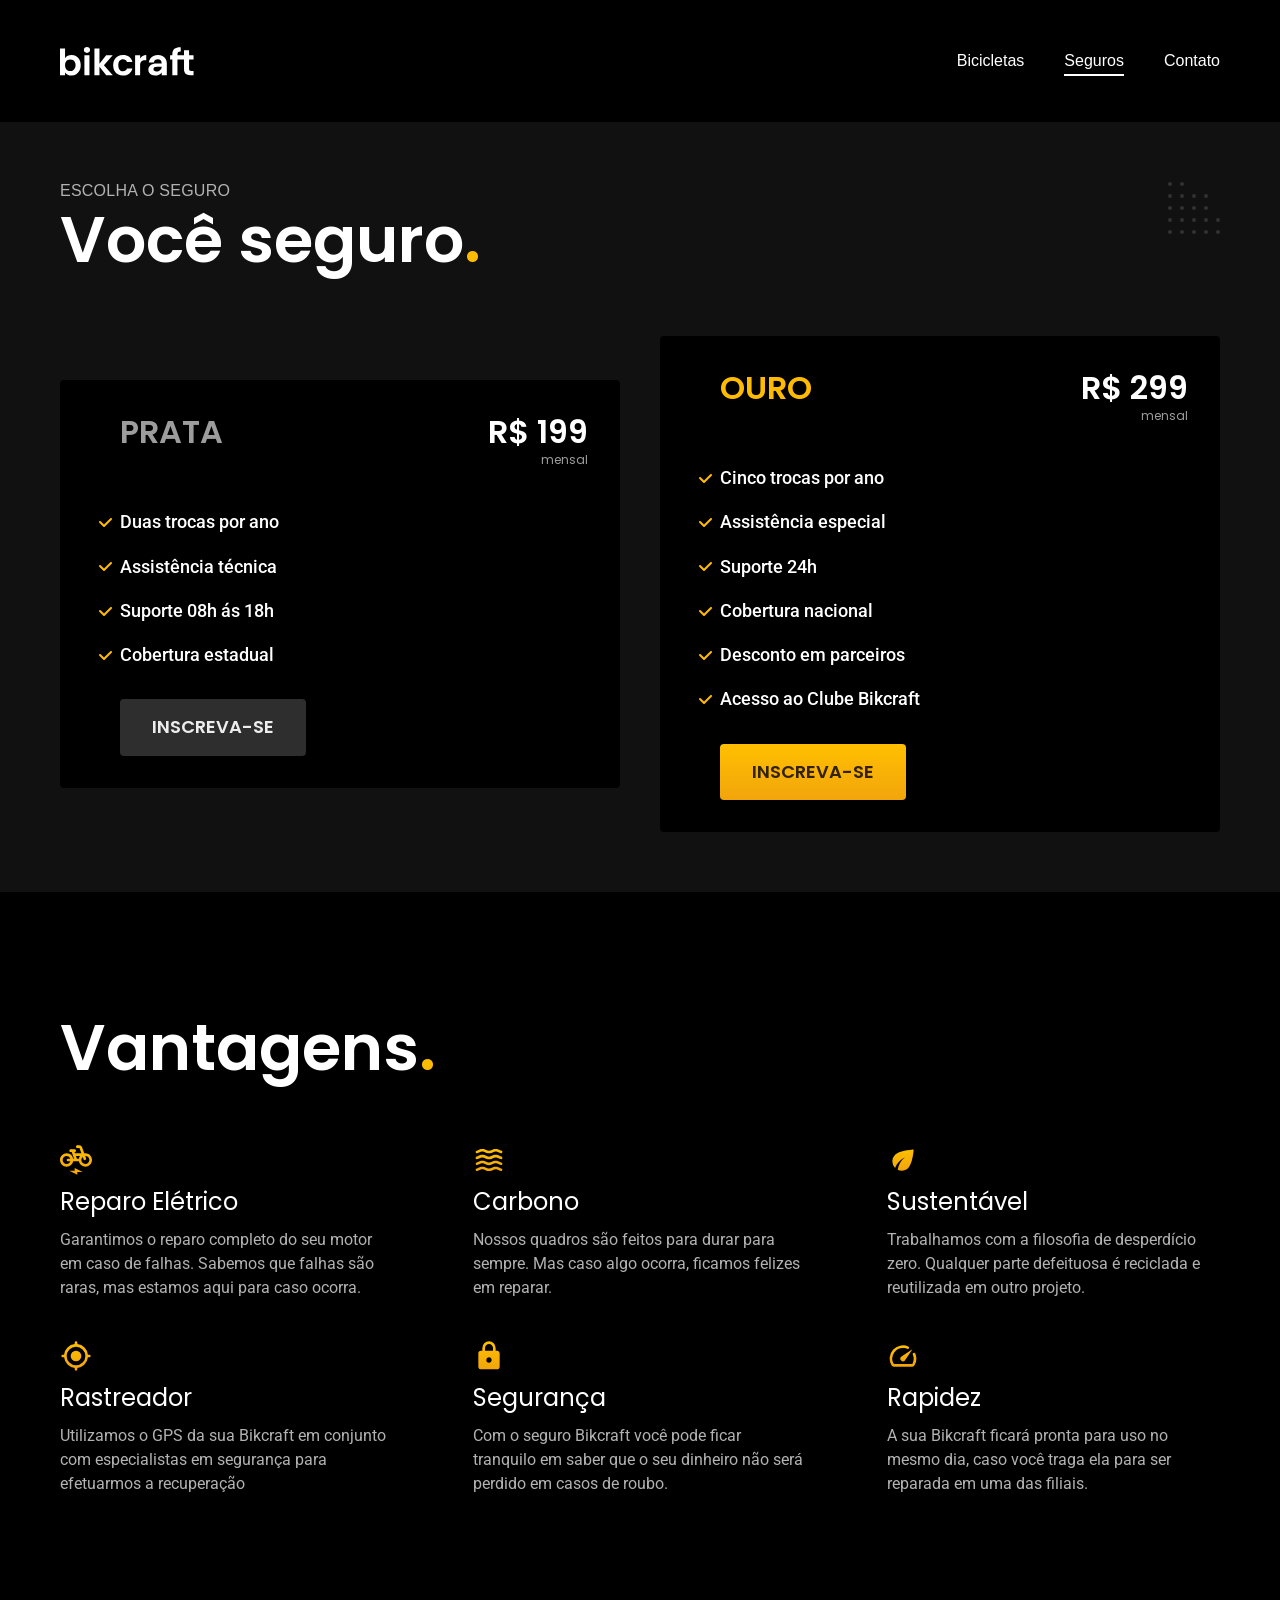
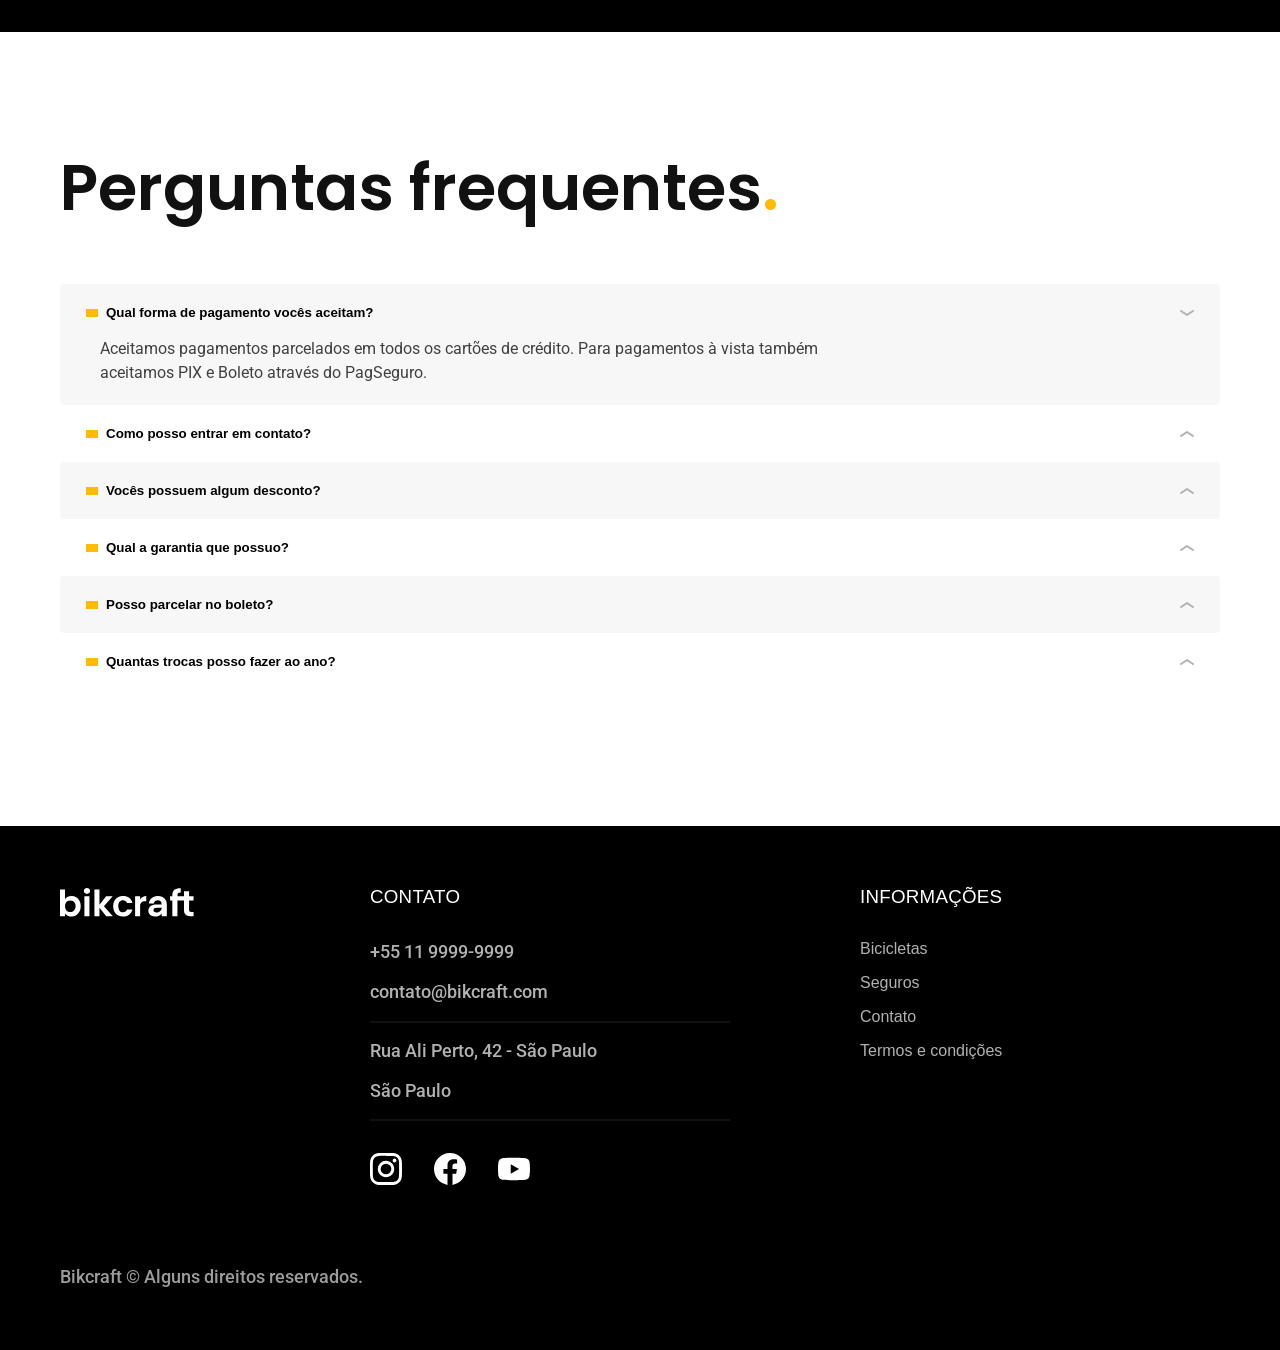
<file: seguros.html>
<!DOCTYPE html>
<html lang="pt-br">

<head>
  <meta charset="UTF-8">
  <meta name="viewport" content="width=device-width, initial-scale=1.0">
  <meta name="description" content="Termos e condições.">
  <link rel="preload" href="./css/style.min.css" as="style">
  <link rel="stylesheet" href="/css/style.css">
  <link rel="icon" href="./favicon.svg" type="image/svg+xml">
  <link rel="preconnect" href="https://fonts.googleapis.com">
  <link rel="preconnect" href="https://fonts.gstatic.com" crossorigin>
  <link href="https://fonts.googleapis.com/css2?family=Merriweather:ital,opsz,wght@0,18..144,300..900;1,18..144,300..900&family=Poppins:ital,wght@0,100;0,200;0,300;0,400;0,500;0,600;0,700;0,800;0,900;1,100;1,200;1,300;1,400;1,500;1,600;1,700;1,800;1,900&family=Roboto:ital,wght@0,100..900;1,100..900&display=swap" rel="stylesheet">
  <title>Seguros - Bikcraft</title>
  <script>document.documentElement.classList.add('js');</script>
</head>

<body id="seguros">
  <header class="header-bg">
    <div class="header container">
      <a href="./"><img src="/img/bikcraft.svg" width="136" height="32" alt="bikcraft">
      </a>
      <nav aria-label="primaria">
        <ul class="header-menu font-1-m cor-0">
          <li><a href="./bicicletas.html">Bicicletas</a></li>
          <li><a href="./seguros.html">Seguros</a></li>
          <li><a href="./contato.html">Contato</a></li>
        </ul>
      </nav>
    </div>
  </header>
  <main class="seguros-bg">
    <div class="titulo-bg">
      <div class="titulo container">
        <p class="font-2-l-b cor-5">Escolha o seguro</p>
        <h1 class="font-1-xxl cor-0">Você seguro<span class="cor-p1">.</span></h1>
      </div>
    </div>
    <div class="seguros container fadeInLeft" data-anime="200">
      <div class="seguros-item">
        <h3 class="font-1-xl cor-6">PRATA</h3>
        <span class="font-1-xl cor-0">R$ 199 <span class="font-1-xs cor-6">mensal</span></span>
        <ul class="font-2-m cor-0">
          <li>Duas trocas por ano</li>
          <li>Assistência técnica</li>
          <li>Suporte 08h ás 18h</li>
          <li>Cobertura estadual</li>
        </ul>
        <a class="botao secundario" href="./orcamento.html?tipo=seguro&produto=prata">Inscreva-se</a>
      </div>


      <div class="seguros-item fadeInRight" data-anime="400">
        <h3 class="font-1-xl cor-p1">OURO</h3>
        <span class="font-1-xl cor-0">R$ 299 <span class="font-1-xs cor-6">mensal</span></span>
        <ul class="font-2-m cor-0">
          <li>Cinco trocas por ano</li>
          <li>Assistência especial</li>
          <li>Suporte 24h</li>
          <li>Cobertura nacional</li>
          <li>Desconto em parceiros</li>
          <li>Acesso ao Clube Bikcraft</li>
        </ul>
        <a class="botao" href="./orcamento.html?tipo=seguro&produto=ouro">Inscreva-se</a>
      </div>
    </div>
  </main>

  <article class="vantagens-bg">
    <div class="vantagens container">
      <h2 class="font-1-xxl cor-0">Vantagens<span class="cor-p1">.</span></h2>
      <ul>
        <li>
          <img src="./img/icones/eletrica.svg" width="32" height="32" alt="">
          <h3 class="font-1-l cor-0">Reparo Elétrico</h3>
          <p class="font-2-s cor-5">Garantimos o reparo completo do seu motor em caso de falhas. Sabemos que falhas são raras, mas estamos aqui para caso ocorra.</p>
        </li>
        <li>
          <img src="./img/icones/carbono.svg" width="32" height="32" alt="">
          <h3 class="font-1-l cor-0">Carbono</h3>
          <p class="font-2-s cor-5">Nossos quadros são feitos para durar para sempre. Mas caso algo ocorra, ficamos felizes em reparar.</p>
        </li>
        <li>
          <img src="./img/icones/sustentavel.svg" width="32" height="32" alt="">
          <h3 class="font-1-l cor-0">Sustentável</h3>
          <p class="font-2-s cor-5">Trabalhamos com a filosofia de desperdício zero. Qualquer parte defeituosa é reciclada e reutilizada em outro projeto.</p>
        </li>
        <li>
          <img src="./img/icones/rastreador.svg" width="32" height="32" alt="">
          <h3 class="font-1-l cor-0">Rastreador</h3>
          <p class="font-2-s cor-5">Utilizamos o GPS da sua Bikcraft em conjunto com especialistas em segurança para efetuarmos a recuperação</p>
        </li>
        <li>
          <img src="./img/icones/seguro.svg" width="32" height="32" alt="">
          <h3 class="font-1-l cor-0">Segurança</h3>
          <p class="font-2-s cor-5">Com o seguro Bikcraft você pode ficar tranquilo em saber que o seu dinheiro não será perdido em casos de roubo.</p>
        </li>
        <li>
          <img src="./img/icones/velocidade.svg" width="32" height="32" alt="">
          <h3 class="font-1-l cor-0">Rapidez</h3>
          <p class="font-2-s cor-5">A sua Bikcraft ficará pronta para uso no mesmo dia, caso você traga ela para ser reparada em uma das filiais.</p>
        </li>
      </ul>
    </div>
  </article>

  <article class=" perguntas container">
    <h2 class="font-1-xxl">Perguntas frequentes<span class="cor-p1">.</span></h2>

    <dl>
      <div>
        <dt><button class="font-1-m-b" aria-controls="pergunta1" aria-expanded="true">Qual forma de pagamento vocês aceitam?</button></dt>
        <dd id="pergunta1" class="font-2-s cor-9 ativa">Aceitamos pagamentos parcelados em todos os cartões de crédito. Para pagamentos à vista também aceitamos PIX e Boleto através do PagSeguro.</dd>
      </div>
      <div>
        <dt><button class="font-1-m-b" aria-controls="pergunta2" aria-expanded="false">Como posso entrar em contato?</button></dt>
        <dd id="pergunta2" class="font-2-s cor-9">Aceitamos pagamentos parcelados em todos os cartões de crédito. Para pagamentos à vista também aceitamos PIX e Boleto através do PagSeguro.</dd>
      </div>
      <div>
        <dt><button class="font-1-m-b" aria-controls="pergunta3" aria-expanded="false">Vocês possuem algum desconto?</button></dt>
        <dd id="pergunta3" class="font-2-s cor-9">Aceitamos pagamentos parcelados em todos os cartões de crédito. Para pagamentos à vista também aceitamos PIX e Boleto através do PagSeguro.</dd>
      </div>
      <div>
        <dt><button class="font-1-m-b" aria-controls="pergunta4" aria-expanded="false">Qual a garantia que possuo?</button></dt>
        <dd id="pergunta4" class="font-2-s cor-9">Aceitamos pagamentos parcelados em todos os cartões de crédito. Para pagamentos à vista também aceitamos PIX e Boleto através do PagSeguro.</dd>
      </div>
      <div>
        <dt><button class="font-1-m-b" aria-controls="pergunta5" aria-expanded="false">Posso parcelar no boleto?</button></dt>
        <dd id="pergunta5" class="font-2-s cor-9">Aceitamos pagamentos parcelados em todos os cartões de crédito. Para pagamentos à vista também aceitamos PIX e Boleto através do PagSeguro.</dd>
      </div>
      <div>
        <dt><button class="font-1-m-b" aria-controls="pergunta6" aria-expanded="false">Quantas trocas posso fazer ao ano?</button></dt>
        <dd id="pergunta6" class="font-2-s cor-9">Aceitamos pagamentos parcelados em todos os cartões de crédito. Para pagamentos à vista também aceitamos PIX e Boleto através do PagSeguro.</dd>
      </div>
    </dl>
  </article>

  <footer class="footer-bg">
    <div class=" footer container">
      <img src="./img/bikcraft.svg" width="136" height="32" alt="Bikcraft">
      <div class="footer-contato">
        <h3 class="font-2-l-b cor-0">Contato</h3>
        <ul class="font-2-m cor-5">
          <li><a href="tel:+551199999999">+55 11 9999-9999</a></li>
          <li><a href="mailto:contato@bikcraft.com">contato@bikcraft.com</a></li>
          <li>Rua Ali Perto, 42 - São Paulo</li>
          <li>São Paulo</li>
        </ul>
        <div class="footer-redes">
          <a href="./"><img src="./img/redes/instagram.svg" width="32" height="32" alt="Instagram"></a>
          <a href="./"><img src="./img/redes/facebook.svg" width="32" height="32" alt="Facebook"></a>
          <a href="./"><img src="./img/redes/youtube.svg" width="32" height="32" alt="Youtube"></a>
        </div>
      </div>
      <div class="footer-informacoes">
        <h3 class="font-2-l-b cor-0">Informações</h3>
        <nav>
          <ul class="font-1-m cor-5">
            <li><a href="./bicicletas.html">Bicicletas</a></li>
            <li><a href="./seguros.html">Seguros</a></li>
            <li><a href="./contato.html">Contato</a></li>
            <li><a href="./termos.html">Termos e condições</a></li>
          </ul>
        </nav>
      </div>
      <p class="footer-copy font-2-m cor-6">Bikcraft © Alguns direitos reservados.</p>
    </div>
  </footer>
  <script src="js/plugins/simple-anime.js"></script>
  <script src="./js/script.js"></script>
</body>

</html>
</file>
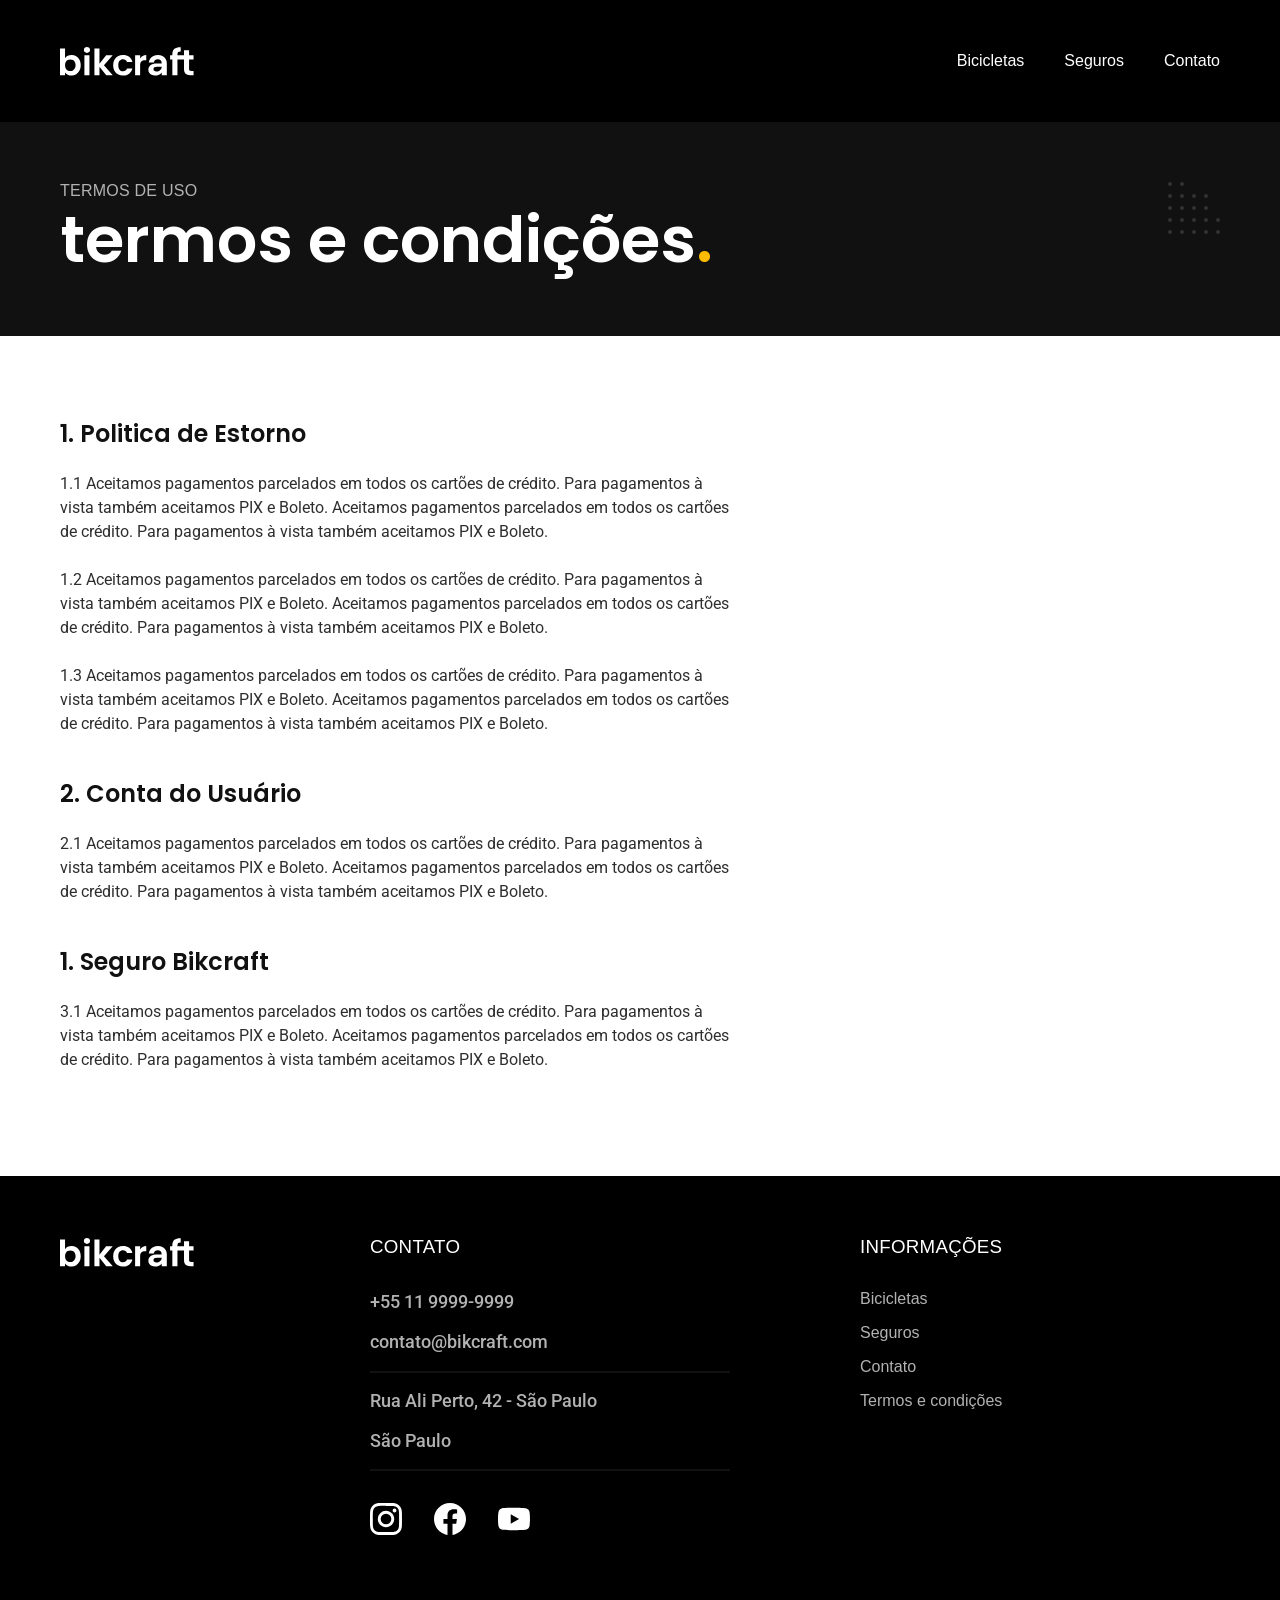
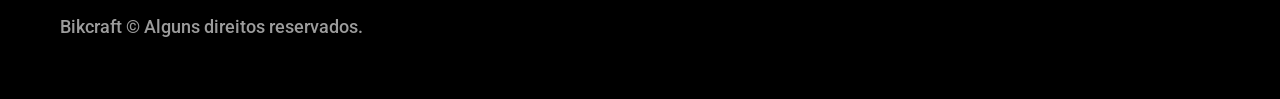
<file: termos.html>
<!DOCTYPE html>
<html lang="pt-br">

<head>
  <meta charset="UTF-8">
  <meta name="viewport" content="width=device-width, initial-scale=1.0">
  <meta name="description" content="Termos e condições.">
  <link rel="preload" href="./css/style.min.css" as="style">
  <link rel="stylesheet" href="/css/style.css">
  <link rel="icon" href="./favicon.svg" type="image/svg+xml">
  <link rel="preconnect" href="https://fonts.googleapis.com">
  <link rel="preconnect" href="https://fonts.gstatic.com" crossorigin>
  <link href="https://fonts.googleapis.com/css2?family=Merriweather:ital,opsz,wght@0,18..144,300..900;1,18..144,300..900&family=Poppins:ital,wght@0,100;0,200;0,300;0,400;0,500;0,600;0,700;0,800;0,900;1,100;1,200;1,300;1,400;1,500;1,600;1,700;1,800;1,900&family=Roboto:ital,wght@0,100..900;1,100..900&display=swap" rel="stylesheet">
  <title>Termos e condições - Bikcraft</title>
  <script>document.documentElement.classList.add('js');</script>
</head>

<body id="termos">
  <header class="header-bg">
    <div class="header container">
      <a href="./"><img src="/img/bikcraft.svg" width="136" height="32" alt="bikcraft">
      </a>
      <nav aria-label="primaria">
        <ul class="header-menu font-1-m cor-0">
          <li><a href="./bicicletas.html">Bicicletas</a></li>
          <li><a href="./seguros.html">Seguros</a></li>
          <li><a href="./contato.html">Contato</a></li>
        </ul>
      </nav>
    </div>
  </header>

  <main>
    <div class="titulo-bg">
      <div class="titulo container">
        <p class="font-2-l-b cor-5">Termos de uso</p>
        <h1 class="font-1-xxl cor-0">termos e condições<span class="cor-p1">.</span></h1>
      </div>
    </div>
    <div class="termos font-2-s cor-10 container">
      <h2 class="font-1-l cor-11">1. Politica de Estorno</h2>
      <p>1.1 Aceitamos pagamentos parcelados em todos os cartões de crédito. Para pagamentos à vista também aceitamos PIX e Boleto. Aceitamos pagamentos parcelados em todos os cartões de crédito. Para pagamentos à vista também aceitamos PIX e Boleto.</p>
      <p>1.2 Aceitamos pagamentos parcelados em todos os cartões de crédito. Para pagamentos à vista também aceitamos PIX e Boleto. Aceitamos pagamentos parcelados em todos os cartões de crédito. Para pagamentos à vista também aceitamos PIX e Boleto.</p>
      <p>1.3 Aceitamos pagamentos parcelados em todos os cartões de crédito. Para pagamentos à vista também aceitamos PIX e Boleto. Aceitamos pagamentos parcelados em todos os cartões de crédito. Para pagamentos à vista também aceitamos PIX e Boleto.</p>
      <h2 class="font-1-l cor-11">2. Conta do Usuário</h2>
      <p>2.1 Aceitamos pagamentos parcelados em todos os cartões de crédito. Para pagamentos à vista também aceitamos PIX e Boleto. Aceitamos pagamentos parcelados em todos os cartões de crédito. Para pagamentos à vista também aceitamos PIX e Boleto.</p>
      <h2 class="font-1-l cor-11">1. Seguro Bikcraft</h2>
      <p>3.1 Aceitamos pagamentos parcelados em todos os cartões de crédito. Para pagamentos à vista também aceitamos PIX e Boleto. Aceitamos pagamentos parcelados em todos os cartões de crédito. Para pagamentos à vista também aceitamos PIX e Boleto.</p>
    </div>
  </main>

  <footer class="footer-bg">
    <div class=" footer container">
      <img src="./img/bikcraft.svg" width="136" height="32" alt="Bikcraft">
      <div class="footer-contato">
        <h3 class="font-2-l-b cor-0">Contato</h3>
        <ul class="font-2-m cor-5">
          <li><a href="tel:+551199999999">+55 11 9999-9999</a></li>
          <li><a href="mailto:contato@bikcraft.com">contato@bikcraft.com</a></li>
          <li>Rua Ali Perto, 42 - São Paulo</li>
          <li>São Paulo</li>
        </ul>
        <div class="footer-redes">
          <a href="./"><img src="./img/redes/instagram.svg" width="32" height="32" alt="Instagram"></a>
          <a href="./"><img src="./img/redes/facebook.svg" width="32" height="32" alt="Facebook"></a>
          <a href="./"><img src="./img/redes/youtube.svg" width="32" height="32" alt="Youtube"></a>
        </div>
      </div>
      <div class="footer-informacoes">
        <h3 class="font-2-l-b cor-0">Informações</h3>
        <nav>
          <ul class="font-1-m cor-5">
            <li><a href="./bicicletas.html">Bicicletas</a></li>
            <li><a href="./seguros.html">Seguros</a></li>
            <li><a href="./contato.html">Contato</a></li>
            <li><a href="./termos.html">Termos e condições</a></li>
          </ul>
        </nav>
      </div>
      <p class="footer-copy font-2-m cor-6">Bikcraft © Alguns direitos reservados.</p>
    </div>
  </footer>
  <script src="./js/script.js"></script>
</body>

</html>
</file>
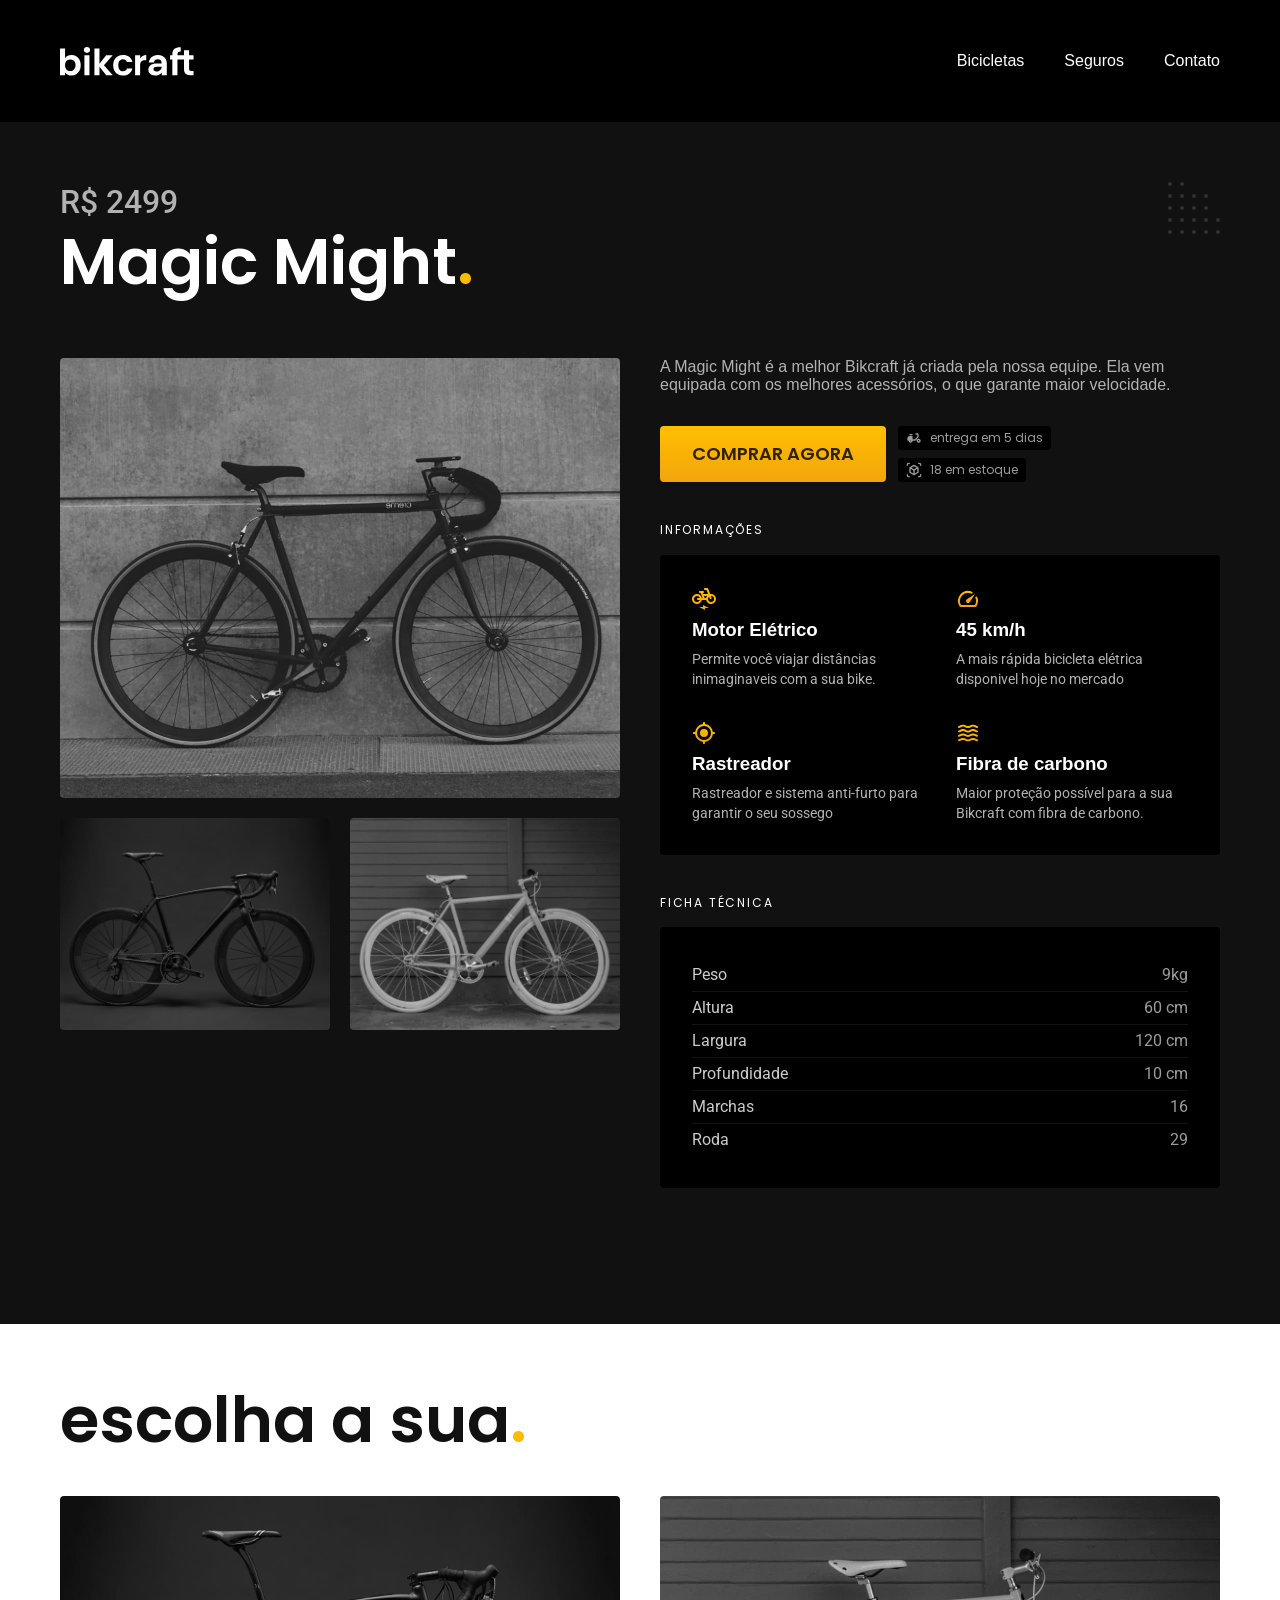
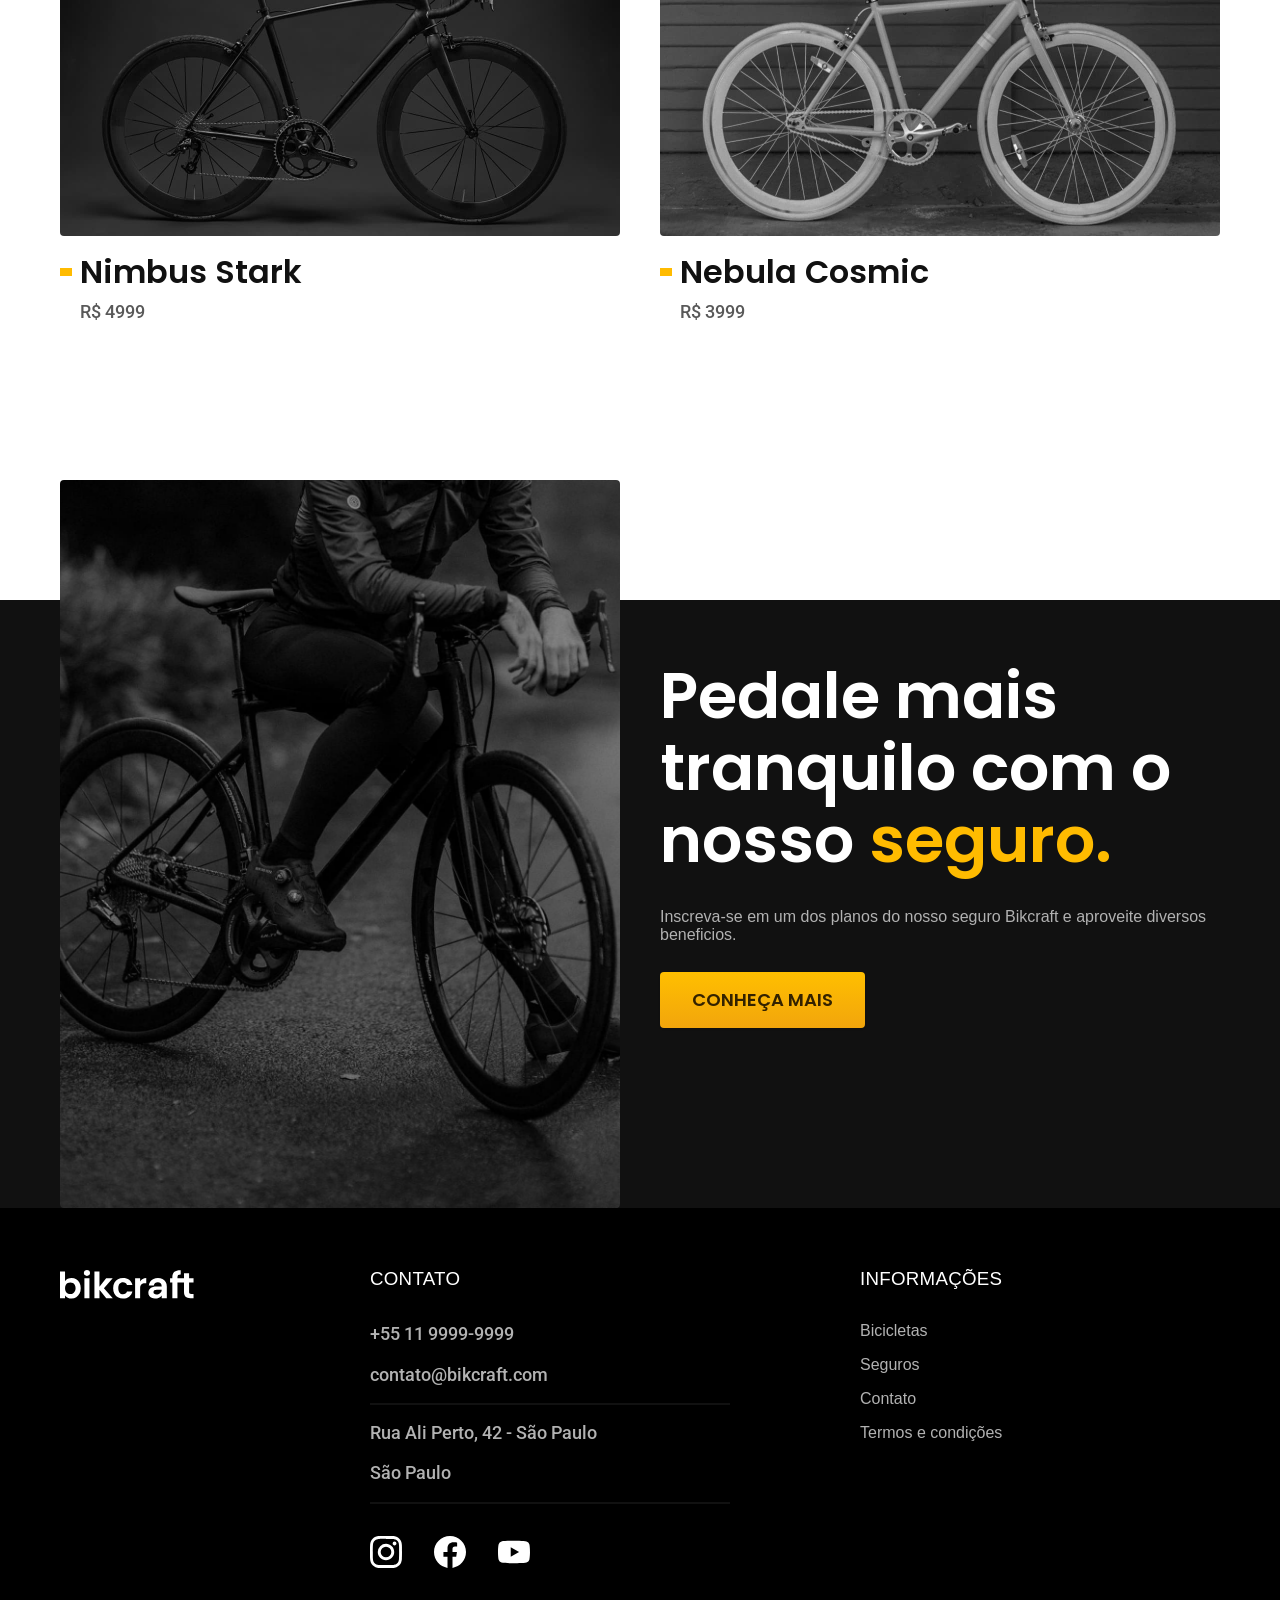
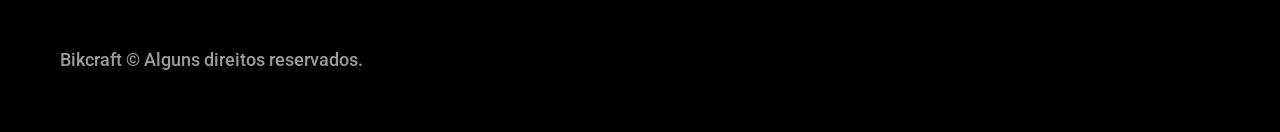
<file: bicicletas/magic.html>
<!DOCTYPE html>
<html lang="pt-br">

<head>
  <meta charset="UTF-8">
  <meta name="viewport" content="width=device-width, initial-scale=1.0">
  <meta name="description" content="Magic">
  <link rel="stylesheet" href="../css/style.min.css">
  <link rel="preconnect" href="https://fonts.googleapis.com">
  <link rel="preconnect" href="https://fonts.gstatic.com" crossorigin>
  <link rel="icon" href="../favicon.svg" type="image/svg+xml">
  <link href="https://fonts.googleapis.com/css2?family=Merriweather:ital,opsz,wght@0,18..144,300..900;1,18..144,300..900&family=Poppins:ital,wght@0,100;0,200;0,300;0,400;0,500;0,600;0,700;0,800;0,900;1,100;1,200;1,300;1,400;1,500;1,600;1,700;1,800;1,900&family=Roboto:ital,wght@0,100..900;1,100..900&display=swap" rel="stylesheet">
  <title>Magic - Bikcraft</title>
  <script>document.documentElement.classList.add('js');</script>
</head>

<body id="bicicleta">
  <header class="header-bg">
    <div class="header container">
      <a href="../"><img src="/img/bikcraft.svg" alt="bikcraft">
      </a>
      <nav aria-label="primaria">
        <ul class="header-menu font-1-m cor-0">
          <li><a href="../bicicletas.html">Bicicletas</a></li>
          <li><a href="../seguros.html">Seguros</a></li>
          <li><a href="../contato.html">Contato</a></li>
        </ul>
      </nav>
    </div>
  </header>

  <main class="titulo-bg">
    <div>
      <div class="titulo container">
        <p class="font-2-xl cor-5">R$ 2499</p>
        <h1 class="font-1-xxl cor-0">Magic Might<span class="cor-p1">.</span></h1>
      </div>
    </div>
    <div class="bicicleta container">
      <div class="bicicleta-imagens">
        <img src="../img/bicicleta/nimbus2.jpg" alt="Bicicleta 1">
        <img src="../img/bicicleta/nimbus1.jpg" alt="Bicicleta 2">
        <img src="../img/bicicleta/nimbus3.jpg" alt="Bicicleta 3">
      </div>
      <div class="bicicleta-conteudo">
        <p class="font-2-l cor-5">A Magic Might é a melhor Bikcraft já criada pela nossa equipe. Ela vem equipada com os melhores acessórios, o que garante maior velocidade.</p>
        <div class="bicicleta-comprar">
          <a class="botao" href="../orcamento.html?tipo=bikcraft&produto=magic">Comprar Agora</a>
          <span class="font-1-xs cor-6"><img src="../img/icones/entrega.svg" alt="">entrega em 5 dias</span>
          <span class="font-1-xs cor-6"><img src="../img/icones/estoque.svg" alt="">18 em estoque</span>
        </div>

        <h2 class="font-1-xs cor-0">Informações</h2>
        <ul class="bicicleta-informacoes">
          <li>
            <img src="../img/icones/eletrica.svg" alt="">
            <h3 class="font-1-m cor-0">Motor Elétrico</h3>
            <p class="font-2-xs cor-5">Permite você viajar distâncias inimaginaveis com a sua bike.</p>
          </li>
          <li>
            <img src="../img/icones/velocidade.svg" alt="">
            <h3 class="font-1-m cor-0">45 km/h</h3>
            <p class="font-2-xs cor-5">A mais rápida bicicleta elétrica disponivel hoje no mercado</p>
          </li>
          <li>
            <img src="../img/icones/rastreador.svg" alt="">
            <h3 class="font-1-m cor-0">Rastreador</h3>
            <p class="font-2-xs cor-5">Rastreador e sistema anti-furto para garantir o seu sossego</p>
          </li>
          <li>
            <img src="../img/icones/carbono.svg" alt="">
            <h3 class="font-1-m cor-0">Fibra de carbono</h3>
            <p class="font-2-xs cor-5">Maior proteção possível para a sua Bikcraft com fibra de carbono.</p>
          </li>
        </ul>
        <h2 class="font-1-xs cor-0">Ficha Técnica</h2>
        <ul class="bicicleta-ficha font-2-s cor-4">
          <li>Peso <span>9kg</span></li>
          <li>Altura <span>60 cm</span></li>
          <li>Largura <span>120 cm</span></li>
          <li>Profundidade <span>10 cm</span></li>
          <li>Marchas <span>16</span></li>
          <li>Roda <span>29</span></li>
        </ul>
      </div>
    </div>
  </main>

  <article class="bicicletas-lista container">
    <h2 class="font-1-xxl">escolha a sua<span class="cor-p1">.</span></h2>
    <ul>
      <li>
        <a href="./nimbus.html">
          <img src="/img/bicicletas/nimbus.jpg" alt="Bicicleta preta">
          <h3 class="font-1-xl">Nimbus Stark</h3>
          <span class="font-2-m cor-8">R$ 4999<span>
        </a>
      </li>

      <li>
        <a href="./nebula.html">
          <img src="../img/bicicletas/nebula.jpg" alt="Bicicleta preta">
          <h3 class="font-1-xl">Nebula Cosmic</h3>
          <span class="font-2-m cor-8">R$ 3999<span>
        </a>
      </li>
    </ul>
  </article>

  <article class="seguro-bg">
    <div class="seguro container">
      <div class="seguro-imagem">
        <img src="../img/fotos/seguros.jpg" alt="Pessoa parada em cima de uma bicicleta">
      </div>
      <div class="seguro-conteudo">
        <h2 class="font-1-xxl cor-0">Pedale mais tranquilo com o nosso <span class="cor-p1">seguro.</span></h2>
        <p class="font-2-l cor-5">Inscreva-se em um dos planos do nosso seguro Bikcraft e aproveite diversos beneficios.</p>
        <a class="botao" href="../seguros.html">Conheça mais</a>
      </div>
    </div>
  </article>

  <footer class="footer-bg">
    <div class=" footer container">
      <img src="../img/bikcraft.svg" alt="Bikcraft">
      <div class="footer-contato">
        <h3 class="font-2-l-b cor-0">Contato</h3>
        <ul class="font-2-m cor-5">
          <li><a href="tel:+551199999999">+55 11 9999-9999</a></li>
          <li><a href="mailto:contato@bikcraft.com">contato@bikcraft.com</a></li>
          <li>Rua Ali Perto, 42 - São Paulo</li>
          <li>São Paulo</li>
        </ul>
        <div class="footer-redes">
          <a href="../"><img src="../img/redes/instagram.svg" alt="Instagram"></a>
          <a href="../"><img src="../img/redes/facebook.svg" alt="Facebook"></a>
          <a href="../"><img src="../img/redes/youtube.svg" alt="Youtube"></a>
        </div>
      </div>
      <div class="footer-informacoes">
        <h3 class="font-2-l-b cor-0">Informações</h3>
        <nav>
          <ul class="font-1-m cor-5">
            <li><a href="../bicicletas.html">Bicicletas</a></li>
            <li><a href="../seguros.html">Seguros</a></li>
            <li><a href="../contato.html">Contato</a></li>
            <li><a href="../termos.html">Termos e condições</a></li>
          </ul>
        </nav>
      </div>
      <p class="footer-copy font-2-m cor-6">Bikcraft © Alguns direitos reservados.</p>
    </div>
  </footer>
  <script src="../js/script.js"></script>
</body>

</html>
</file>
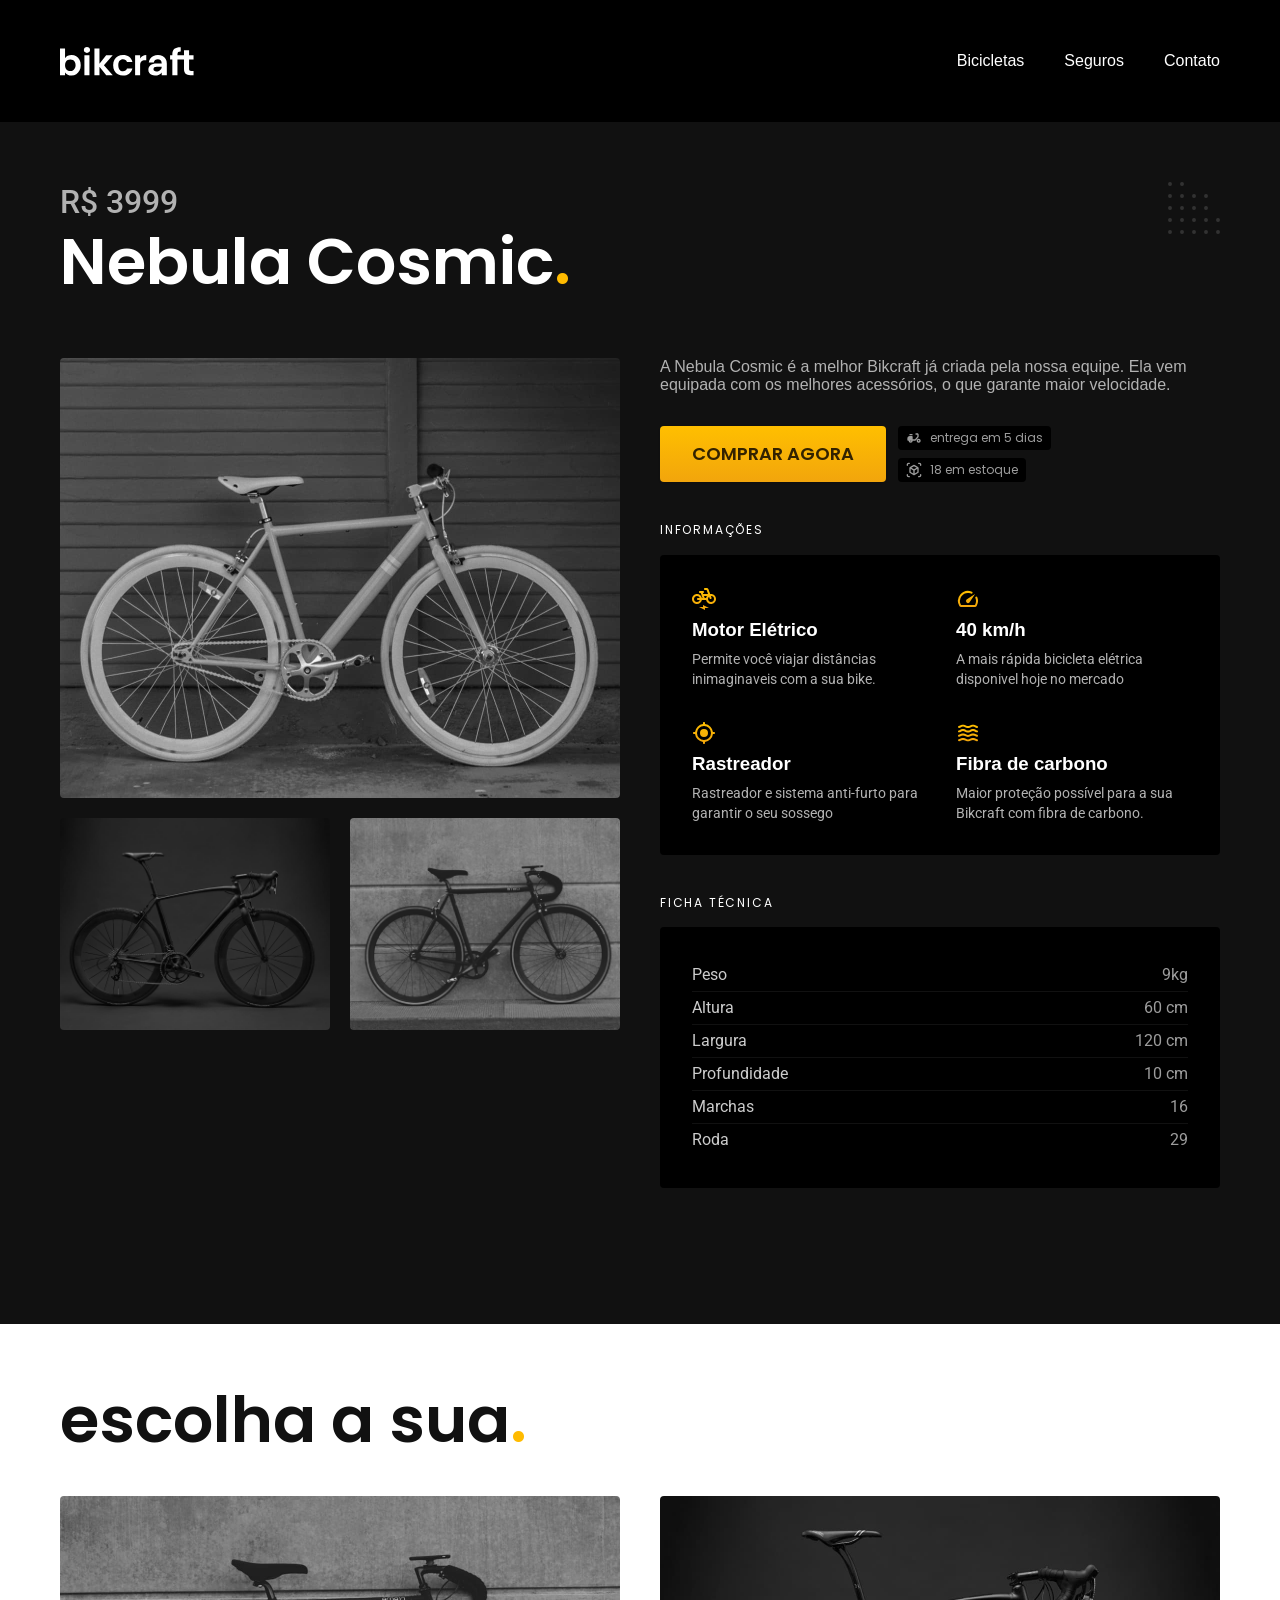
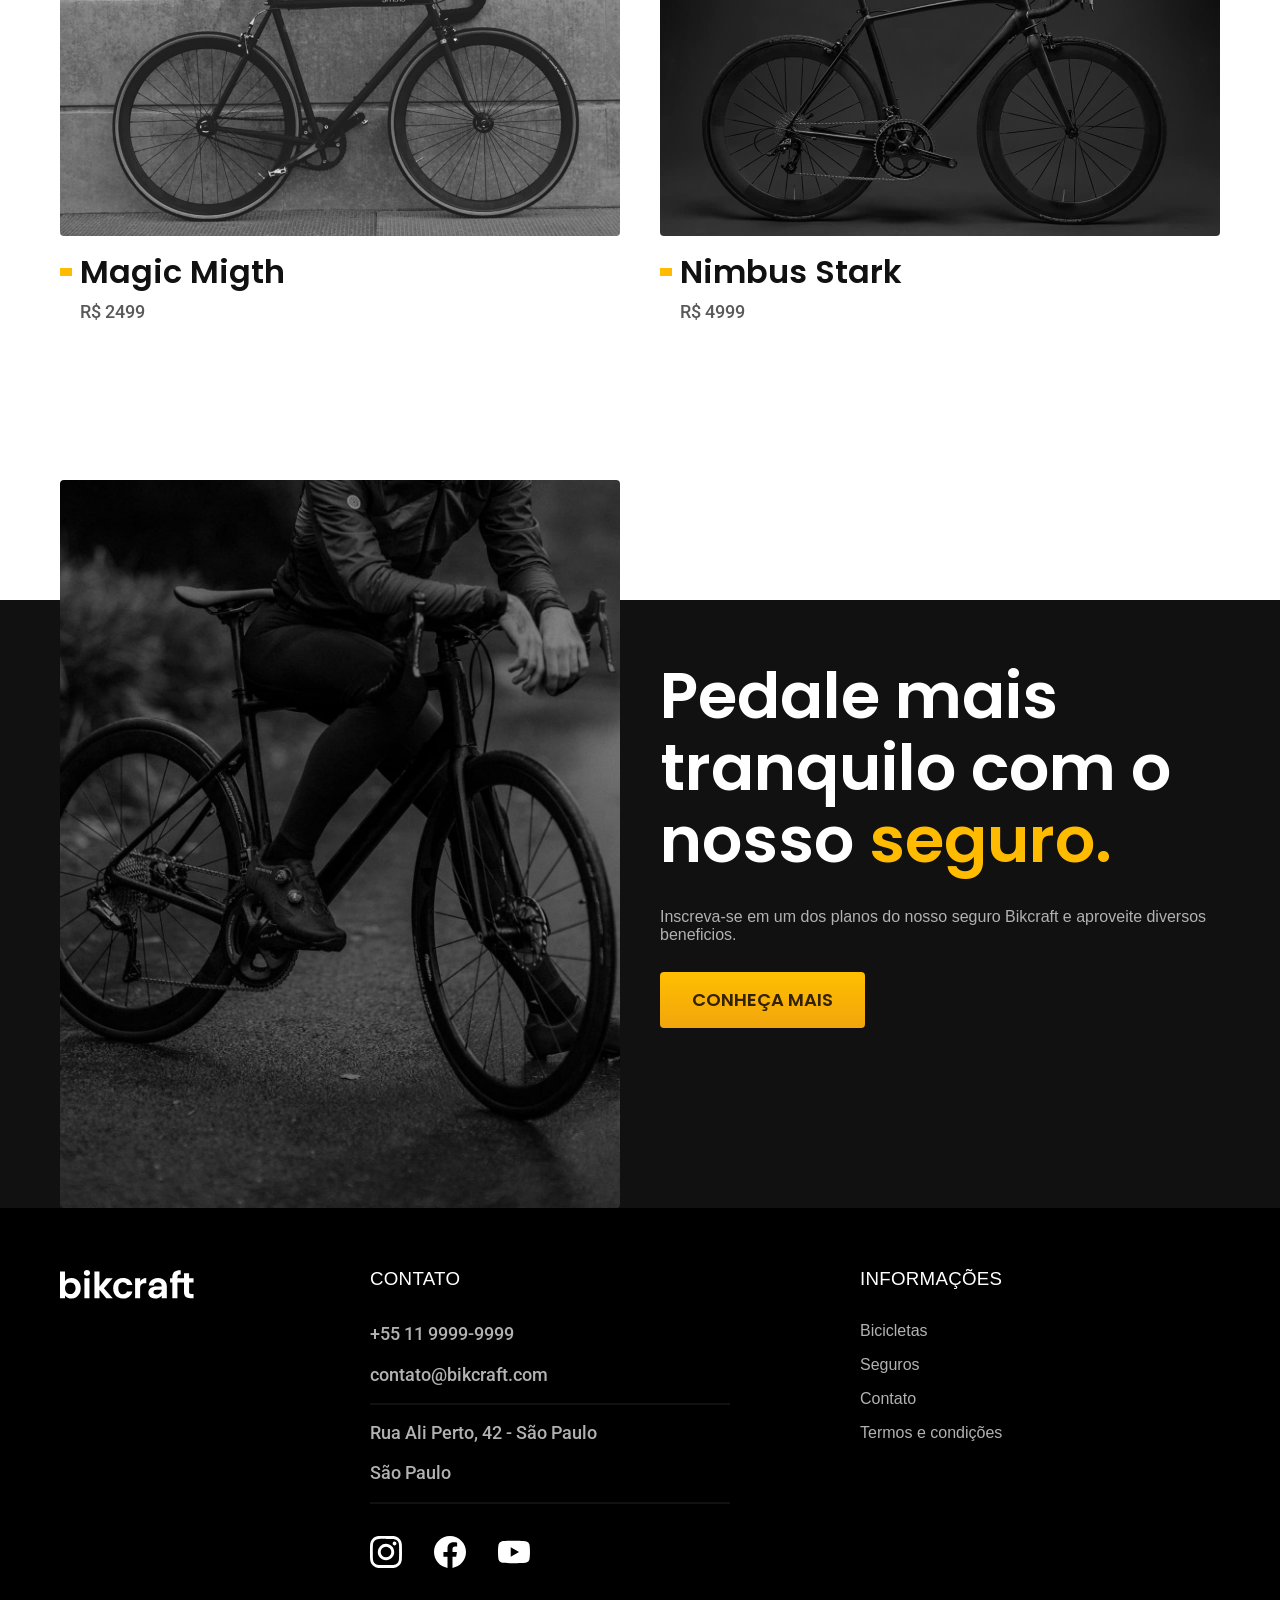
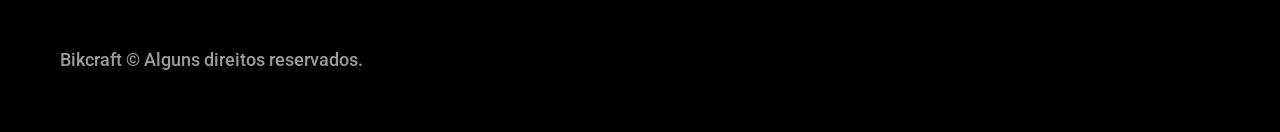
<file: bicicletas/nebula.html>
<!DOCTYPE html>
<html lang="pt-br">

<head>
  <meta charset="UTF-8">
  <meta name="viewport" content="width=device-width, initial-scale=1.0">
  <meta name="description" content="Nebula">
  <link rel="stylesheet" href="../css/style.min.css">
  <link rel="preconnect" href="https://fonts.googleapis.com">
  <link rel="preconnect" href="https://fonts.gstatic.com" crossorigin>
  <link rel="icon" href="../favicon.svg" type="image/svg+xml">
  <link href="https://fonts.googleapis.com/css2?family=Merriweather:ital,opsz,wght@0,18..144,300..900;1,18..144,300..900&family=Poppins:ital,wght@0,100;0,200;0,300;0,400;0,500;0,600;0,700;0,800;0,900;1,100;1,200;1,300;1,400;1,500;1,600;1,700;1,800;1,900&family=Roboto:ital,wght@0,100..900;1,100..900&display=swap" rel="stylesheet">
  <title>Nebula - Bikcraft</title>
  <script>document.documentElement.classList.add('js');</script>
</head>

<body id="bicicleta">
  <header class="header-bg">
    <div class="header container">
      <a href="../"><img src="/img/bikcraft.svg" alt="bikcraft">
      </a>
      <nav aria-label="primaria">
        <ul class="header-menu font-1-m cor-0">
          <li><a href="../bicicletas.html">Bicicletas</a></li>
          <li><a href="../seguros.html">Seguros</a></li>
          <li><a href="../contato.html">Contato</a></li>
        </ul>
      </nav>
    </div>
  </header>

  <main class="titulo-bg">
    <div>
      <div class="titulo container">
        <p class="font-2-xl cor-5">R$ 3999</p>
        <h1 class="font-1-xxl cor-0">Nebula Cosmic<span class="cor-p1">.</span></h1>
      </div>
    </div>
    <div class="bicicleta container">
      <div class="bicicleta-imagens">
        <img src="../img/bicicleta/nimbus3.jpg" alt="Bicicleta 1">
        <img src="../img/bicicleta/nimbus1.jpg" alt="Bicicleta 2">
        <img src="../img/bicicleta/nimbus2.jpg" alt="Bicicleta 3">
      </div>
      <div class="bicicleta-conteudo">
        <p class="font-2-l cor-5">A Nebula Cosmic é a melhor Bikcraft já criada pela nossa equipe. Ela vem equipada com os melhores acessórios, o que garante maior velocidade.</p>
        <div class="bicicleta-comprar">
          <a class="botao" href="../orcamento.html?tipo=bikcraft&produto=nebula">Comprar Agora</a>
          <span class="font-1-xs cor-6"><img src="../img/icones/entrega.svg" alt="">entrega em 5 dias</span>
          <span class="font-1-xs cor-6"><img src="../img/icones/estoque.svg" alt="">18 em estoque</span>
        </div>

        <h2 class="font-1-xs cor-0">Informações</h2>
        <ul class="bicicleta-informacoes">
          <li>
            <img src="../img/icones/eletrica.svg" alt="">
            <h3 class="font-1-m cor-0">Motor Elétrico</h3>
            <p class="font-2-xs cor-5">Permite você viajar distâncias inimaginaveis com a sua bike.</p>
          </li>
          <li>
            <img src="../img/icones/velocidade.svg" alt="">
            <h3 class="font-1-m cor-0">40 km/h</h3>
            <p class="font-2-xs cor-5">A mais rápida bicicleta elétrica disponivel hoje no mercado</p>
          </li>
          <li>
            <img src="../img/icones/rastreador.svg" alt="">
            <h3 class="font-1-m cor-0">Rastreador</h3>
            <p class="font-2-xs cor-5">Rastreador e sistema anti-furto para garantir o seu sossego</p>
          </li>
          <li>
            <img src="../img/icones/carbono.svg" alt="">
            <h3 class="font-1-m cor-0">Fibra de carbono</h3>
            <p class="font-2-xs cor-5">Maior proteção possível para a sua Bikcraft com fibra de carbono.</p>
          </li>
        </ul>
        <h2 class="font-1-xs cor-0">Ficha Técnica</h2>
        <ul class="bicicleta-ficha font-2-s cor-4">
          <li>Peso <span>9kg</span></li>
          <li>Altura <span>60 cm</span></li>
          <li>Largura <span>120 cm</span></li>
          <li>Profundidade <span>10 cm</span></li>
          <li>Marchas <span>16</span></li>
          <li>Roda <span>29</span></li>
        </ul>
      </div>
    </div>
  </main>

  <article class="bicicletas-lista container">
    <h2 class="font-1-xxl">escolha a sua<span class="cor-p1">.</span></h2>
    <ul>
      <li>
        <a href="./magic.html">
          <img src="/img/bicicletas/magic.jpg" alt="Bicicleta preta">
          <h3 class="font-1-xl">Magic Migth</h3>
          <span class="font-2-m cor-8">R$ 2499<span>
        </a>
      </li>

      <li>
        <a href="./nimbus.html">
          <img src="../img/bicicletas/nimbus.jpg" alt="Bicicleta preta">
          <h3 class="font-1-xl">Nimbus Stark</h3>
          <span class="font-2-m cor-8">R$ 4999<span>
        </a>
      </li>
    </ul>
  </article>

  <article class="seguro-bg">
    <div class="seguro container">
      <div class="seguro-imagem">
        <img src="../img/fotos/seguros.jpg" alt="Pessoa parada em cima de uma bicicleta">
      </div>
      <div class="seguro-conteudo">
        <h2 class="font-1-xxl cor-0">Pedale mais tranquilo com o nosso <span class="cor-p1">seguro.</span></h2>
        <p class="font-2-l cor-5">Inscreva-se em um dos planos do nosso seguro Bikcraft e aproveite diversos beneficios.</p>
        <a class="botao" href="../seguros.html">Conheça mais</a>
      </div>
    </div>
  </article>

  <footer class="footer-bg">
    <div class=" footer container">
      <img src="../img/bikcraft.svg" alt="Bikcraft">
      <div class="footer-contato">
        <h3 class="font-2-l-b cor-0">Contato</h3>
        <ul class="font-2-m cor-5">
          <li><a href="tel:+551199999999">+55 11 9999-9999</a></li>
          <li><a href="mailto:contato@bikcraft.com">contato@bikcraft.com</a></li>
          <li>Rua Ali Perto, 42 - São Paulo</li>
          <li>São Paulo</li>
        </ul>
        <div class="footer-redes">
          <a href="../"><img src="../img/redes/instagram.svg" alt="Instagram"></a>
          <a href="../"><img src="../img/redes/facebook.svg" alt="Facebook"></a>
          <a href="../"><img src="../img/redes/youtube.svg" alt="Youtube"></a>
        </div>
      </div>
      <div class="footer-informacoes">
        <h3 class="font-2-l-b cor-0">Informações</h3>
        <nav>
          <ul class="font-1-m cor-5">
            <li><a href="../bicicletas.html">Bicicletas</a></li>
            <li><a href="../seguros.html">Seguros</a></li>
            <li><a href="../contato.html">Contato</a></li>
            <li><a href="../termos.html">Termos e condições</a></li>
          </ul>
        </nav>
      </div>
      <p class="footer-copy font-2-m cor-6">Bikcraft © Alguns direitos reservados.</p>
    </div>
  </footer>
  <script src="../js/script.js"></script>
</body>

</html>
</file>
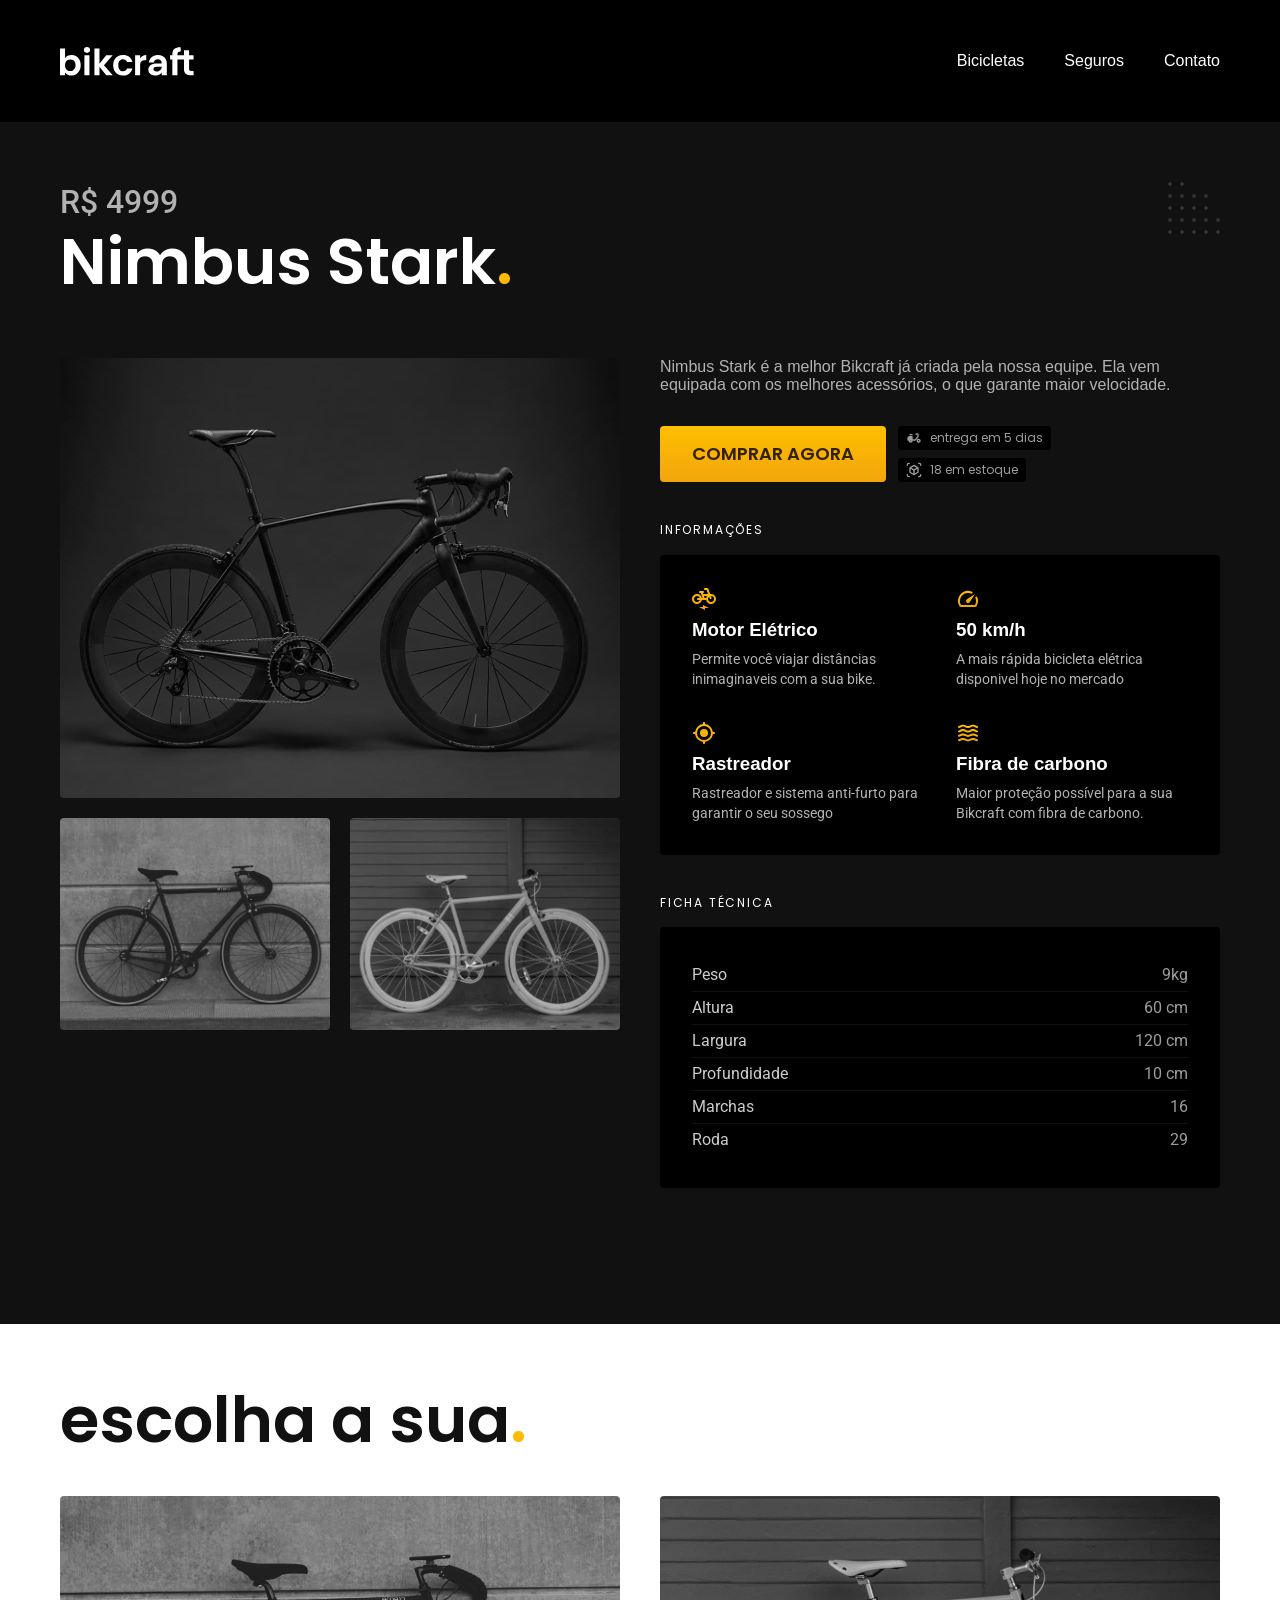
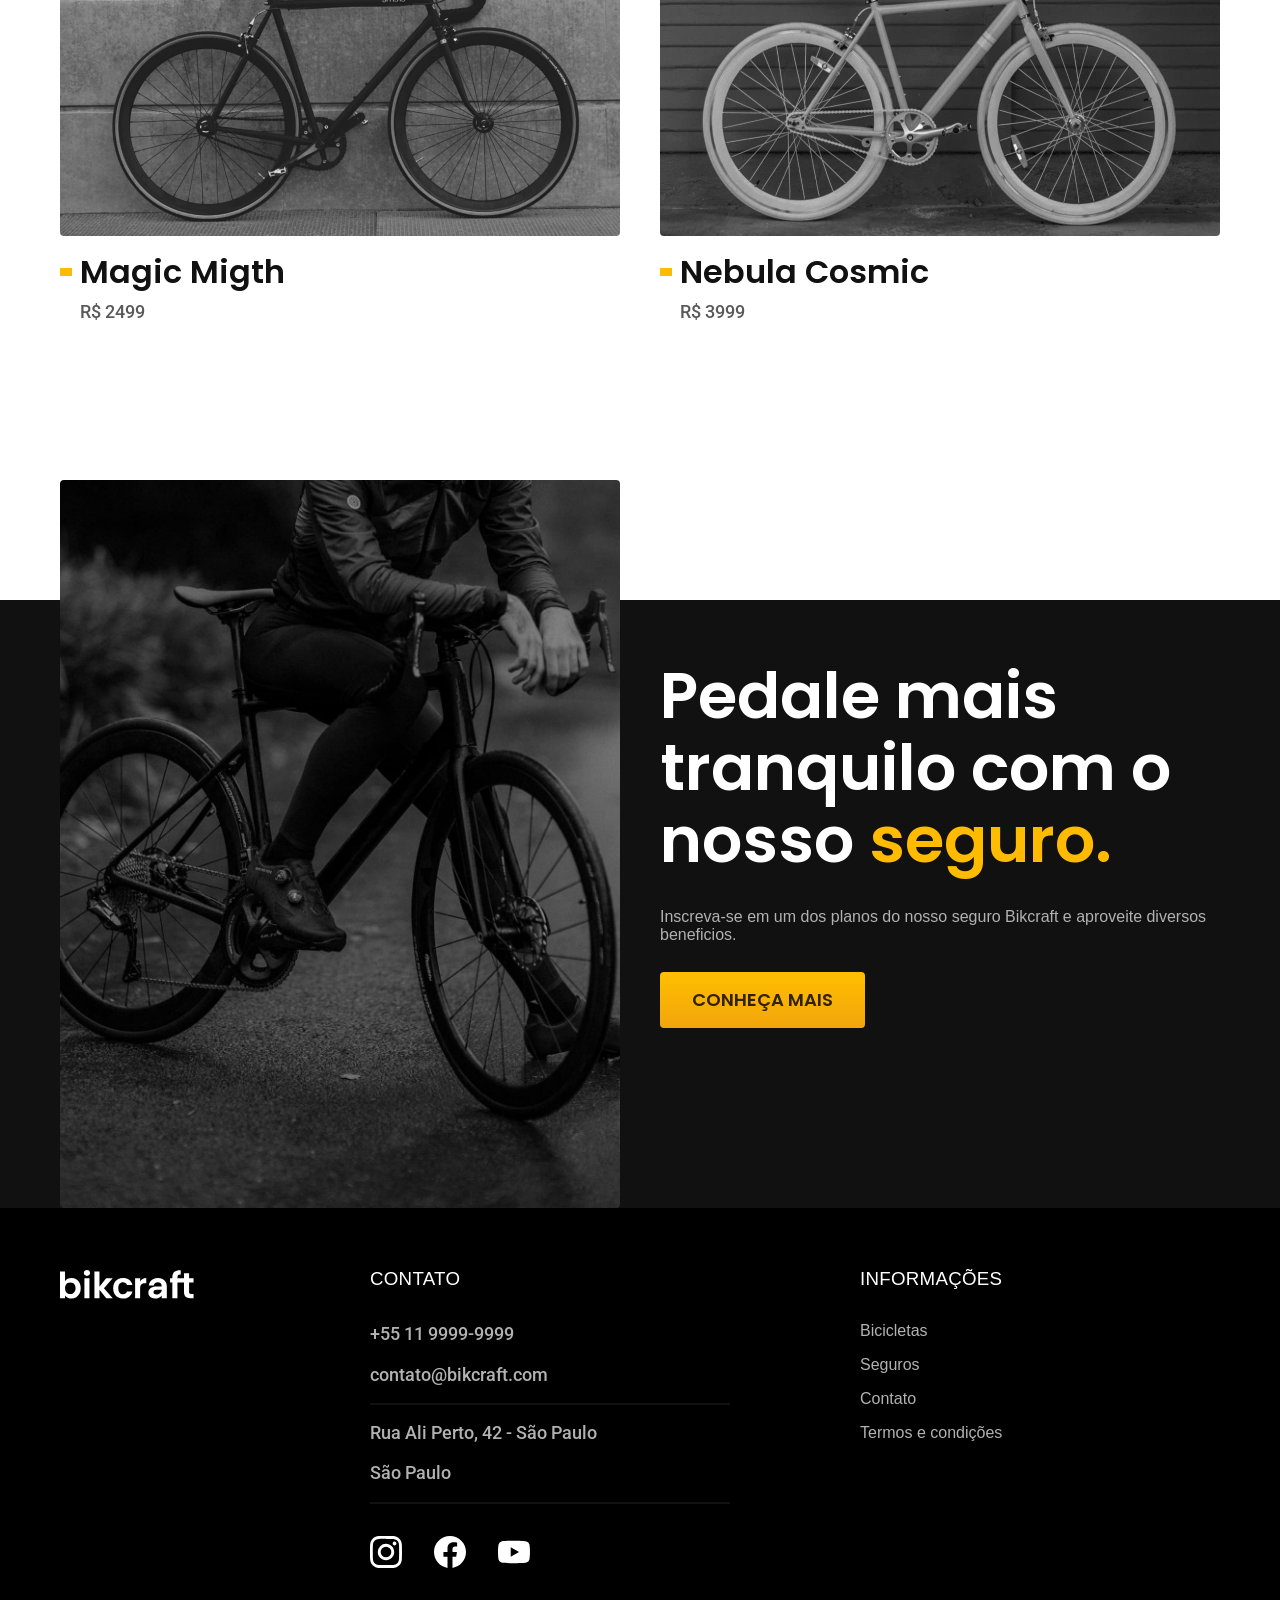
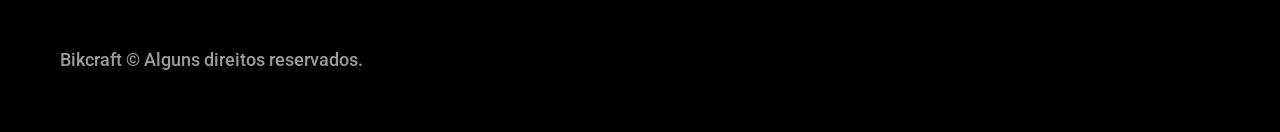
<file: bicicletas/nimbus.html>
<!DOCTYPE html>
<html lang="pt-br">

<head>
  <meta charset="UTF-8">
  <meta name="viewport" content="width=device-width, initial-scale=1.0">
  <meta name="description" content="Nimbus">
  <link rel="stylesheet" href="../css/style.min.css">
  <link rel="preconnect" href="https://fonts.googleapis.com">
  <link rel="preconnect" href="https://fonts.gstatic.com" crossorigin>
  <link rel="icon" href="../favicon.svg" type="image/svg+xml">
  <link href="https://fonts.googleapis.com/css2?family=Merriweather:ital,opsz,wght@0,18..144,300..900;1,18..144,300..900&family=Poppins:ital,wght@0,100;0,200;0,300;0,400;0,500;0,600;0,700;0,800;0,900;1,100;1,200;1,300;1,400;1,500;1,600;1,700;1,800;1,900&family=Roboto:ital,wght@0,100..900;1,100..900&display=swap" rel="stylesheet">
  <title>Nimbus - Bikcraft</title>
  <script>document.documentElement.classList.add('js');</script>
</head>

<body id="bicicleta">
  <header class="header-bg">
    <div class="header container">
      <a href="../"><img src="/img/bikcraft.svg" alt="bikcraft">
      </a>
      <nav aria-label="primaria">
        <ul class="header-menu font-1-m cor-0">
          <li><a href="../bicicletas.html">Bicicletas</a></li>
          <li><a href="../seguros.html">Seguros</a></li>
          <li><a href="../contato.html">Contato</a></li>
        </ul>
      </nav>
    </div>
  </header>

  <main class="titulo-bg">
    <div>
      <div class="titulo container">
        <p class="font-2-xl cor-5">R$ 4999</p>
        <h1 class="font-1-xxl cor-0">Nimbus Stark<span class="cor-p1">.</span></h1>
      </div>
    </div>
    <div class="bicicleta container">
      <div class="bicicleta-imagens">
        <img src="../img/bicicleta/nimbus1.jpg" alt="Bicicleta 1">
        <img src="../img/bicicleta/nimbus2.jpg" alt="Bicicleta 2">
        <img src="../img/bicicleta/nimbus3.jpg" alt="Bicicleta 3">
      </div>
      <div class="bicicleta-conteudo">
        <p class="font-2-l cor-5">Nimbus Stark é a melhor Bikcraft já criada pela nossa equipe. Ela vem equipada com os melhores acessórios, o que garante maior velocidade.</p>
        <div class="bicicleta-comprar">
          <a class="botao" href="../orcamento.html?tipo=bikcraft&produto=nimbus">Comprar Agora</a>
          <span class="font-1-xs cor-6"><img src="../img/icones/entrega.svg" alt="">entrega em 5 dias</span>
          <span class="font-1-xs cor-6"><img src="../img/icones/estoque.svg" alt="">18 em estoque</span>
        </div>

        <h2 class="font-1-xs cor-0">Informações</h2>
        <ul class="bicicleta-informacoes">
          <li>
            <img src="../img/icones/eletrica.svg" alt="">
            <h3 class="font-1-m cor-0">Motor Elétrico</h3>
            <p class="font-2-xs cor-5">Permite você viajar distâncias inimaginaveis com a sua bike.</p>
          </li>
          <li>
            <img src="../img/icones/velocidade.svg" alt="">
            <h3 class="font-1-m cor-0">50 km/h</h3>
            <p class="font-2-xs cor-5">A mais rápida bicicleta elétrica disponivel hoje no mercado</p>
          </li>
          <li>
            <img src="../img/icones/rastreador.svg" alt="">
            <h3 class="font-1-m cor-0">Rastreador</h3>
            <p class="font-2-xs cor-5">Rastreador e sistema anti-furto para garantir o seu sossego</p>
          </li>
          <li>
            <img src="../img/icones/carbono.svg" alt="">
            <h3 class="font-1-m cor-0">Fibra de carbono</h3>
            <p class="font-2-xs cor-5">Maior proteção possível para a sua Bikcraft com fibra de carbono.</p>
          </li>
        </ul>
        <h2 class="font-1-xs cor-0">Ficha Técnica</h2>
        <ul class="bicicleta-ficha font-2-s cor-4">
          <li>Peso <span>9kg</span></li>
          <li>Altura <span>60 cm</span></li>
          <li>Largura <span>120 cm</span></li>
          <li>Profundidade <span>10 cm</span></li>
          <li>Marchas <span>16</span></li>
          <li>Roda <span>29</span></li>
        </ul>
      </div>
    </div>
  </main>

  <article class="bicicletas-lista container">
    <h2 class="font-1-xxl">escolha a sua<span class="cor-p1">.</span></h2>
    <ul>
      <li>
        <a href="./magic.html">
          <img src="/img/bicicletas/magic.jpg" alt="Bicicleta preta">
          <h3 class="font-1-xl">Magic Migth</h3>
          <span class="font-2-m cor-8">R$ 2499<span>
        </a>
      </li>

      <li>
        <a href="./nebula.html">
          <img src="../img/bicicletas/nebula.jpg" alt="Bicicleta preta">
          <h3 class="font-1-xl">Nebula Cosmic</h3>
          <span class="font-2-m cor-8">R$ 3999<span>
        </a>
      </li>
    </ul>
  </article>

  <article class="seguro-bg">
    <div class="seguro container">
      <div class="seguro-imagem">
        <img src="../img/fotos/seguros.jpg" alt="Pessoa parada em cima de uma bicicleta">
      </div>
      <div class="seguro-conteudo">
        <h2 class="font-1-xxl cor-0">Pedale mais tranquilo com o nosso <span class="cor-p1">seguro.</span></h2>
        <p class="font-2-l cor-5">Inscreva-se em um dos planos do nosso seguro Bikcraft e aproveite diversos beneficios.</p>
        <a class="botao" href="../seguros.html">Conheça mais</a>
      </div>
    </div>
  </article>

  <footer class="footer-bg">
    <div class=" footer container">
      <img src="../img/bikcraft.svg" alt="Bikcraft">
      <div class="footer-contato">
        <h3 class="font-2-l-b cor-0">Contato</h3>
        <ul class="font-2-m cor-5">
          <li><a href="tel:+551199999999">+55 11 9999-9999</a></li>
          <li><a href="mailto:contato@bikcraft.com">contato@bikcraft.com</a></li>
          <li>Rua Ali Perto, 42 - São Paulo</li>
          <li>São Paulo</li>
        </ul>
        <div class="footer-redes">
          <a href="../"><img src="../img/redes/instagram.svg" alt="Instagram"></a>
          <a href="../"><img src="../img/redes/facebook.svg" alt="Facebook"></a>
          <a href="../"><img src="../img/redes/youtube.svg" alt="Youtube"></a>
        </div>
      </div>
      <div class="footer-informacoes">
        <h3 class="font-2-l-b cor-0">Informações</h3>
        <nav>
          <ul class="font-1-m cor-5">
            <li><a href="../bicicletas.html">Bicicletas</a></li>
            <li><a href="../seguros.html">Seguros</a></li>
            <li><a href="../contato.html">Contato</a></li>
            <li><a href="../termos.html">Termos e condições</a></li>
          </ul>
        </nav>
      </div>
      <p class="footer-copy font-2-m cor-6">Bikcraft © Alguns direitos reservados.</p>
    </div>
  </footer>
  <script src="../js/script.js"></script>
</body>

</html>
</file>
<file: css/style.css>
@import "./global/global.css";
@import "./utilidades/tipografia.css";
@import "./utilidades/cores.css";
@import "./global/header.css";
@import "./global/footer.css";
@import "./utilidades/animacao.css";

/* Home */
@import "./home/introducao.css";
@import "./home/tecnologia.css";
@import "./home/parceiros.css";
@import "./home/depoimento.css";

/* Utilidades */
@import "./utilidades/componentes.css";
@import "./utilidades/formulario.css";

/* Bicicletas */
@import "./bicicletas/bicicletas-lista.css";
@import "./bicicletas/bicicletas.css";

/* Bicicleta */
@import "./bicicleta/bicicleta.css";
@import "./bicicleta/seguro.css";

/* Seguros */
@import "./seguros/seguros.css";
@import "./seguros/vantagens.css";
@import "./seguros/perguntas.css";

/* Contato */
@import "./contato/contato.css";
@import "./contato/lojas.css";

/* orcamento */
@import "./orcamento/orcamento.css";

/* Termos */
@import "./termos/termos.css";
</file>
<file: css/style.min.css>
body{margin:0;font-family:Arial,Helvetica,sans-serif;color:#111}blockquote,dd,h1,h2,h3,h4 ul,p{margin:0}ul{padding:0;list-style:none}a{text-decoration:none;color:inherit}img{max-width:100%;height:auto;display:block}img[src$=".jpg"]{border-radius:4px}.font-1-xs{font:400 0.75rem/1.35 Poppins,sans-serif}.font-2-xs{font:400 0.875rem/1.43 Roboto,sans-serif}.font-1-s{font:400 1rem/1.5 Poppins,sans-serif}.font-2-s{font:400 1rem/1.5 Roboto,sans-serif}.font-1-m .font-1-m-b{font:400 1.125rem/1.35 Poppins,sans-serif}.font-1-m-b{font-weight:600}.font-2-m{font:500 1.125rem/1.35 Roboto,sans-serif}.font-1-l{font:400 1.5rem/1.5 Poppins,sans-serif}.font-2-l .font-2-l-b{font:400 1.5rem/1.5 Roboto,sans-serif}.font-2-l-b{font-weight:500;letter-spacing:.015em;text-transform:uppercase}.font-1-xl{font:600 2rem/1.25 Poppins,sans-serif}.font-2-xl{font:500 2rem/1.25 Roboto,sans-serif}.font-1-xxl{font:600 4rem/1.125 Poppins,sans-serif}@media (max-width:1200px){.font-1-xxl{font-size:3rem}.font-2-l .font-2-l-b{font-size:1.125rem}}@media (max-width:800px){.font-1-xxl{font-size:2rem}.font-1-xl .font-2-xl{font-size:1.5rem}}:root{--cor-0:#fff;--cor-1:#f7f7f7;--cor-2:#ededed;--cor-3:#dedede;--cor-4:#cccccc;--cor-5:#b2b2b2;--cor-6:#9c9c9c;--cor-7:#717171;--cor-8:#595959;--cor-9:#404040;--cor-10:#2e2e2e;--cor-11:#111;--cor-12:#000;--cor-p1:#ffbb00;--cor-p2:#e4a30b;--cor-p3:#a66f00;--cor-p4:#664400;--cor-p5:#332200}.cor-0{color:var(--cor-0)}.cor-1{color:var(--cor-1)}.cor-2{color:var(--cor-2)}.cor-3{color:var(--cor-3)}.cor-4{color:var(--cor-4)}.cor-5{color:var(--cor-5)}.cor-6{color:var(--cor-6)}.cor-7{color:var(--cor-7)}.cor-8{color:var(--cor-8)}.cor-9{color:var(--cor-9)}.cor-10{color:var(--cor-10)}.cor-11{color:var(--cor-11)}.cor-12{color:var(--cor-12)}.cor-p1{color:var(--cor-p1)}.cor-p2{color:var(--cor-p2)}.cor-p3{color:var(--cor-p3)}.cor-p4{color:var(--cor-p4)}.cor-p5{color:var(--cor-p5)}.header-bg{background-color:var(--cor-12)}.header{display:flex;flex-wrap:wrap;gap:20px;justify-content:space-between;align-items:center;padding-bottom:20px;padding-top:20px}.header-menu{display:flex;flex-wrap:wrap;gap:40px}.header-menu a{display:inline-block;padding:16px 0;position:relative}.header-menu a::after{content:"";display:block;height:2px;width:0;background:var(--cor-0);margin-top:4px;transition:.3s;position:absolute}.header-menu a.ativo::after,.header-menu a:hover:after{width:100%}@media (max-width:800px){.header-menu{gap:20px}.header-menu a{background:var(--cor-11);padding:12px 16px;border-radius:4px}.header-menu a:hover{background-color:var(--cor-10)}.header a::after{display:none}}@media (max-width:600px){.header-menu{gap:12px}.header-menu a{padding:8px 12px;font-size:.875rem}}.footer-bg{background-color:var(--cor-12)}.footer{display:grid;grid-template-columns:3fr 5fr 4fr;gap:40px;padding-top:60px;padding-bottom:60px}.footer h3{margin-bottom:32px}.footer-contato ul{margin-bottom:32px}.footer-contato li:nth-child(2n):after{content:"";display:block;max-width:360px;height:2px;background:var(--cor-11);margin-top:16px}.footer li{margin-bottom:16px}.footer-redes{display:flex;gap:32px}.footer a:hover{color:var(--cor-0)}.footer-copy{grid-column:1/-1;margin-top:40px}@media (max-width:800px){.footer>img{display:none}.footer{grid-template-columns:1fr 1fr}}@media (max-width:600px){.footer{grid-template-columns:1fr;gap:60px}.footer-copy{margin-top:0}}.js .fadeInDown{transform:translate3d(0,-20px,0)}.js .fadeInUp{transform:translate3d(0,20px,0)}.js .fadeInRight{transform:translate3d(20px,0,0)}.js .fadeInLeft{transform:translate3d(-20px,0,0)}.js [data-anime]{opacity:0}.js .anime{opacity:1;transform:none;transition:transform .8s,opacity .8s}.introducao-bg{background:var(--cor-12) url("../img/dec/bottom-left.svg") no-repeat bottom 160px left 20px;box-shadow:inset 0 -120px var(--cor-0)}.introducao{display:grid;grid-template-columns:1fr 1fr;gap:0 40px}.introducao-conteudo{align-self:end;padding-bottom:200px}.introducao img{width:100%;height:100%;object-fit:cover;border-radius:4px}.introducao h1{margin-bottom:32px}.introducao p{margin-bottom:20px}@media (max-width:800px){.introducao-bg{background:var(--cor-11);padding-top:40px;box-shadow:inset 0 -60px #fff}.introducao{grid-template-columns:1fr;gap:32px}.introducao-conteudo{padding-bottom:0}.introducao h1{margin-bottom:16px}.introducao img{height:300px;width:100%}}.tecnologia-bg{background-color:var(--cor-11);box-shadow:inset 0 80px var(--cor-0),inset 0 -80px var(--cor-0)}.tecnologia{display:grid;grid-template-columns:1fr 1fr;gap:40px}.tecnologia-imagem img{width:100%;height:100%;object-fit:cover;object-position:left}.tecnologia-conteudo{padding-top:160px;padding-bottom:160px}.tecnologia-conteudo>span{display:block;margin-bottom:20px}.tecnologia-conteudo h2{margin-bottom:32px}.tecnologia-conteudo>p{margin-bottom:20px}.tecnologia a{margin-bottom:80px}.tecnologia-vantagens{display:flex;gap:40px}.tecnologia-vantagens h3{margin-bottom:8px;width:max-content}.tecnologia-vantagens img{width:24px;margin-bottom:8px}@media (max-width:800px){.tecnologia-bg{box-shadow:initial}.tecnologia{grid-template-columns:1fr}.tecnologia-conteudo{padding-top:60px;padding-bottom:60px}.tecnologia-imagem{display:none}.tecnologia a{margin-bottom:60px}}@media (max-width:600px){.tecnologia-vantagens{flex-direction:column}}.parceiros{padding-top:60px;padding-bottom:120px}.parceiros h2{margin-bottom:60px}.parceiros ul{padding:0 20px;max-width:1400px;display:grid;grid-template-columns:repeat(4,1fr);margin:0 auto}.parceiros li{display:flex;padding:32px;border-left:2px solid var(--cor-2)}.parceiros img{margin:auto}.parceiros li:first-child,.parceiros li:nth-child(5){border-left:none}.parceiros li:nth-child(n+5){border-top:2px solid var(--cor-2)}@media (max-width:800px){.parceiros{padding-bottom:60px}.parceiros li{display:flex;padding:20px}.parceiros h2{margin-bottom:20px}.parceiros ul{grid-template-columns:repeat(2,1fr)}.parceiros li:nth-child(n+3){border-top:2px solid var(--cor-2)}.parceiros li:nth-child(odd){border-left:none}}.depoimento{display:grid;grid-template-columns:1fr 1fr;background-color:var(--cor-p1);overflow:hidden}.depoimento img{width:100%;height:100%;object-fit:cover;border-radius:0}.depoimento-conteudo{padding:40px 40px 80px 80px;align-self:end;background:url("../img/dec/bottom-right-p.svg") no-repeat bottom 40px right 40px}.depoimento p{max-width:32ch;font-family:Merriweather,serif;font-style:italic;font-weight:900;margin-bottom:32px;position:relative}.depoimento p::before{content:"“";font-size:5rem;color:var(--cor-p2);position:absolute;left:-50px;top:-20px}.depoimento p::after{content:"”";font-size:5rem;color:var(--cor-p2);position:absolute;bottom:-65px}@media (min-width:1200px){.depoimento img{max-height:520px}}@media (max-width:800px){.depoimento{grid-template-columns:1fr;text-align:center}.depoimento img{max-height:400px}.depoimento-conteudo{padding:40px 20px;justify-self:center}}.container{box-sizing:border-box;max-width:1200px;padding-left:20px;padding-right:20px;margin-left:auto;margin-right:auto}.botao{display:inline-block;color:var(--cor-p5);padding:16px 32px;background:linear-gradient(#ffbf00,#f2a50c);border-radius:4px;box-shadow:0 1px 2px rgba(0,0,0,.1);text-transform:uppercase;font:600 1.125rem/1.35 Poppins,sans-serif;max-width:max-content;border:none;cursor:pointer}.botao:hover{background:linear-gradient(#ffb60d,#e59317)}.botao.secundario{background:var(--cor-10);color:var(--cor-2)}.botao.secundario:hover{background:var(--cor-9)}.botao.seta{display:flex;align-items:center}.botao.seta::after{content:"";display:inline-block;width:18px;height:10px;margin-left:12px;background:url("../img/icones/seta.svg");transition:transform .2s}.botao.seta:hover:after{transform:translateX(4px)}@media (max-width:600px){.botao{padding:12px 16px;font-size:1rem}}.link{display:inline-block;color:var(--cor-p1);font-size:500 1.5rem/1.5 "Poppins",sans-serif;text-transform:uppercase}.link::after{content:"";display:block;width:100%;height:4px;background-color:currentColor}.link:hover{color:var(--cor-0)}.titulo-bg{padding-top:60px;padding-bottom:60px;background-color:var(--cor-11)}.titulo{background:url("../img/dec/top-right.svg") no-repeat top right 20px}.titulo p{margin-bottom:4px}@media (max-width:800px){.titulo-bg{padding-top:40px;padding-bottom:40px}.titulo p{font-size:1rem;text-transform:lowercase;font-weight:400}}.form{display:grid;grid-template-columns:1fr 1fr;gap:20px}.form label{display:block;font:600 1rem/1.5 Poppins,sans-serif;margin-bottom:4px}.form .col-2{grid-column:span 2}.form input[type=email],.form input[type=text],.form textarea{font:400 1rem/1.5 Roboto,sans-serif;background:var(--cor-1);border:1px solid var(--cor-2);padding:12px;border-radius:4px;width:100%;box-sizing:border-box}.form input[type=email]:focus,.form input[type=text]:focus,.form textarea:focus{outline:0;border-color:var(--cor-p1);background:var(--cor-0);box-shadow:0 0 0 2px #fea}@media (max-width:600px){.form{grid-template-columns:1fr}.form .col-2{grid-column:1}}.bicicletas-lista{padding-top:60px;padding-bottom:120px}.bicicletas-lista h2{margin-bottom:40px}.bicicletas-lista ul{display:flex;gap:40px;padding:0 20px 20px 20px;max-width:1400px;margin-left:auto;margin-right:auto;overflow-x:auto}#bicicleta .bicicletas-lista ul{padding:0 0 20px 0}.bicicletas-lista li{flex:1;min-width:280px}.bicicletas-lista a{display:block}.bicicletas-lista img{margin-bottom:16px}.bicicletas-lista h3{margin-bottom:8px;display:flex;align-items:center}.bicicletas-lista h3::before{display:inline-block;content:"";height:8px;width:12px;margin-right:8px;background-color:var(--cor-p1);transition:width .2s}.bicicletas-lista a:hover h3::before{width:24px}.bicicletas-lista li span{padding-left:20px}@media (max-width:800px){.bicicletas-lista{padding-bottom:60px}.bicicletas-lista ul{gap:20px}}.bicicletas-bg{background:linear-gradient(to right,var(--cor-0) 30%,var(--cor-11) 0)}.bicicletas{display:grid;grid-template-columns:1fr 1fr;gap:40px;padding-top:60px;padding-bottom:60px;background:url("../img/dec/top-right.svg") no-repeat top 40px right 20px}.bicicletas-imagem{display:grid}.bicicletas-imagem img{grid-area:1/1}.bicicletas-imagem span{grid-area:1/1;place-self:start end;margin-top:20px;background:var(--cor-12);display:inline-block;padding:8px 16px 8px 8px;border-radius:4px 0 0 4px}.bicicletas-conteudo{display:grid;grid-template-columns:1fr auto;align-content:start}.bicicletas-conteudo h2,.bicicletas-conteudo p{grid-column:1/-1}.bicicletas-conteudo h2{margin-bottom:20px}.bicicletas-conteudo h2::before{content:"";display:block;width:12px;height:8px;background-color:var(--cor-p1)}.bicicletas-conteudo p{margin-bottom:32px}.bicicletas a{place-self:end}.bicicletas li{display:flex;align-items:center}.bicicletas ul{display:grid;gap:16px}.bicicletas-conteudo img{width:24px;margin-right:20px}@media (max-width:800px){.bicicletas-bg{background:var(--cor-11)}.bicicletas{grid-template-columns:1fr;gap:20px;padding-top:40px;padding-bottom:40px}}@media (max-width:600px){.bicicletas-conteudo{grid-template-columns:1fr}.bicicletas ul{font-size:1rem;grid-template-columns:1fr 1fr;margin-bottom:32px}.bicicletas a{place-self:start}}.bicicleta{display:grid;grid-template-columns:1fr 1fr;align-items:start;gap:40px;padding-top:60px;padding-bottom:60px}#bicicleta .titulo p{text-transform:uppercase}.bicicleta-imagens{display:flex;flex-wrap:wrap;gap:20px}.bicicleta-imagens img{flex:1;min-width:200px}.bicicleta-imagens img:first-child{min-width:100%}.bicicleta-conteudo>p{margin-bottom:32px}.bicicleta-comprar{display:grid;grid-template-columns:max-content auto;align-items:center;justify-items:start;gap:8px 12px;margin-bottom:40px}.bicicleta-comprar a{grid-row:span 2}.bicicleta-comprar span{display:flex;align-items:center;background-color:var(--cor-12);gap:8px;padding:4px 8px;border-radius:4px}.bicicleta-conteudo h2{text-transform:uppercase;letter-spacing:.15em;margin-bottom:12px}.bicicleta-ficha,.bicicleta-informacoes{padding:32px;background-color:var(--cor-12);border-radius:4px}.bicicleta-informacoes{margin-bottom:40px;display:grid;grid-template-columns:1fr 1fr;gap:32px}.bicicleta-informacoes img{width:24px;margin-bottom:8px}.bicicleta-informacoes h3{margin-bottom:8px}.bicicleta-ficha li{padding:4px 0;display:flex;justify-content:space-between;border-bottom:1px solid var(--cor-11)}.bicicleta-ficha li:last-child{border-bottom:none}.bicicleta-ficha span{color:var(--cor-6)}@media (max-width:800px){.bicicleta{grid-template-columns:1fr;padding-top:40px;padding-bottom:40px}.bicicleta-imagens{grid-row:2}}@media (max-width:400px){.bicicleta-informacoes{grid-template-columns:1fr}.bicicleta-comprar{grid-template-columns:1fr}}.seguro-bg{background-color:var(--cor-11);box-shadow:inset 0 120px var(--cor-0,inset 0 -120px var(--cor-12))}.seguro{display:grid;grid-template-columns:1fr 1fr;gap:40px}.seguro-imagem img{width:100%;height:100%;object-fit:cover}.seguro-conteudo{padding-top:180px;padding-bottom:180px}.seguro h2{margin-bottom:32px}.seguro p{margin-bottom:28px}@media (max-width:800px){.seguro-bg{box-shadow:inset 0 -60px var(--cor-12)}.seguro{grid-template-columns:1fr}.seguro-conteudo{grid-row:1;padding-top:40px;padding-bottom:0}}.seguros-bg{background-color:var(--cor-11)}.seguros{padding-top:60px;padding-bottom:60px;display:grid;grid-template-columns:1fr 1fr;gap:40px;align-items:center}#seguros .seguros{padding-top:0}.seguros h2{grid-column:1/-1}.seguros-item{background-color:var(--cor-12);padding:32px 32px 32px 60px;display:grid;grid-template-columns:1fr auto;border-radius:4px}.seguros-item h3{margin-bottom:40px}.seguros-item span{grid-column:2;display:block;text-align:right}.seguros-item ul{grid-column:1/-1;margin-bottom:32px}.seguros-item li{display:flex;align-items:center;position:relative}.seguros-item li+li{margin-top:20px}.seguros-item li::before{content:"";display:inline-block;width:13px;height:9px;background-image:url(../img/icones/lista.svg);position:absolute;left:-21px}.seguros-item a{grid-column:1/-1}@media (max-width:800px){.seguros{grid-template-columns:1fr}}.vantagens-bg{background-color:var(--cor-12)}.vantagens{padding-top:120px;padding-bottom:120px}.vantagens h2{margin-bottom:60px}.vantagens ul{display:grid;grid-template-columns:repeat(auto-fit,minmax(280px,max-content));gap:40px 80px}.vantagens h3,.vantagens img{margin-bottom:8px}@media (max-width:800px){.vantagens{padding-top:60px;padding-bottom:60px}.vantagens h2{margin-bottom:40px}.vantagens ul{gap:20px}}.perguntas{padding-top:120px;padding-bottom:120px}.perguntas h2{margin-bottom:60px}.perguntas dl>div{padding:20px;border-radius:4px}.perguntas dl>div:nth-child(odd){background-color:var(--cor-1)}.perguntas button{display:grid;grid-template-columns:auto 1fr auto;align-items:center;gap:8px;cursor:pointer;border:none;background:0 0;width:100%;text-align:left}.perguntas button::before{content:"";display:inline-block;width:12px;height:8px;background-color:var(--cor-p1)}.perguntas button::after{content:"";display:inline-block;width:14px;height:6px;background:url("../img/icones/seta-abrir.svg");transition:.3s}.perguntas button:hover::after,.perguntas button[aria-expanded=true]::after{transform:rotate(180deg)}.js .perguntas dd{display:none}.js .perguntas dd.ativa{display:block}.perguntas dd{padding-left:20px;padding-top:16px;max-width:80ch}@media (max-width:800px){.perguntas{padding-top:60px;padding-bottom:60px}.perguntas h2{margin-bottom:40px}}#contato{background:linear-gradient(var(--cor-11) 600px,var(--cor-1) 0)}.contato{display:grid;grid-template-columns:5fr 7fr}.contato-dados,.contato-formulario{padding:60px;box-shadow:0 1px 2px rgba(0,0,0,.1)}.contato-dados{border-radius:5px 0 0 5px;background:var(--cor-12) url("../img/dec/bottom-left.svg") no-repeat bottom 20px left 20px}.contato-formulario{border-radius:0 5px 5px 0;background:var(--cor-0) url("../img/dec/bottom-right.svg") no-repeat bottom 20px right 20px}.contato-dados h2{margin-bottom:60px}.contato-endereco{margin-bottom:32px;padding-left:28px;background:url("../img/icones/local.svg") no-repeat 0 2px}.contato-endereco p{margin-bottom:8px}.contato-meios a{display:block;max-width:max-content;margin-bottom:8px;padding-left:28px}.contato-meios a:hover{color:var(--cor-0)}.contato-meios a:first-child{background:url("../img/icones/email.svg") no-repeat 0 2px}.contato-meios a:nth-child(2){margin-bottom:32px}.contato-meios a:nth-child(3){background:url("../img/icones/telefone.svg") no-repeat 0 2px;margin-bottom:60px}.contato-redes{display:flex;gap:32px;padding-left:28px}@media (max-width:800px){.contato{grid-template-columns:1fr}.contato-dados,.contato-formulario{padding:20px}.contato-dados{border-radius:5px 5px 0 0;background:var(--cor-12)}.contato-formulario{border-radius:0 0 5px 5px}.contato-dados h2,.contato-meios a:nth-child(3){margin-bottom:32px}.contato-redes{margin-bottom:12px}}.lojas{display:grid;grid-template-columns:1fr 1fr;gap:0 40px;padding-top:120px;padding-bottom:120px}.lojas h2{grid-column:1/-1;margin-bottom:60px}.lojas img{border-radius:4px 4px 0 0}.lojas-item{border-radius:4px;background:var(--cor-0);box-shadow:0 1px 2px rgba(0,0,0,.1)}.lojas-conteudo{display:grid;grid-template-columns:1fr 1fr;gap:32px 16px;padding:32px}.lojas-conteudo h3,.lojas-tempo{grid-column:1/-1}.lojas-dados{display:grid;gap:8px;border-left:2px solid var(--cor-2);padding-left:12px}.lojas-tempo{display:flex;align-items:center;gap:8px}@media (max-width:800px){.lojas{gap:20px;padding-top:60px;padding-bottom:60px}.lojas h2{margin-bottom:32px}.lojas-conteudo{grid-template-columns:1fr}}@media (max-width:600px){.lojas{grid-template-columns:1fr}}#orcamento{background:linear-gradient(var(--cor-11) 600px,var(--cor-1) 0)}.orcamento{display:grid;grid-template-columns:5fr 7fr;padding-bottom:120px}.orcamento h2{text-transform:uppercase;position:relative;display:flex;align-items:center}.orcamento h2::before{content:"";display:inline-block;width:4px;height:8px;background-color:var(--cor-p1);position:absolute;left:-12px}.orcamento-dados,.orcamento-produto{padding:60px;box-shadow:0 1px 2px rgba(0,0,0,.1)}.orcamento-produto{border-radius:5px 0 0 5px;background:var(--cor-12) url("../img/dec/bottom-left.svg") no-repeat bottom 20px left 20px;display:grid;grid-template-columns:1fr 1fr;align-content:start;gap:20px}.orcamento-produto>*{grid-column:1/-1}.orcamento-produto>label{grid-column:initial}.orcamento-produto label{font:400 1rem/1.5 Poppins,sans-serif;color:var(--cor-4);background-color:var(--cor-10);padding:12px 16px;border-radius:4px;cursor:pointer;display:grid;grid-template-columns:auto 1fr auto;align-items:center;border:1px solid var(--cor-10)}.orcamento-produto label::before{content:"";display:inline-block;box-sizing:border-box;width:12px;height:12px;border:1px solid var(--cor-6);border-radius:50%;margin-right:8px}.orcamento-produto input:checked+label::before{border-color:var(--cor-7);box-shadow:inset 0 0 0 3px var(--cor-0),inset 0 0 0 6px var(--cor-7)}.orcamento-produto label:hover{background-color:var(--cor-9);border-color:var(--cor-9)}.orcamento-produto input:focus+label{box-shadow:0 0 0 2px var(--cor-p1);border-color:var(--cor-12)}.orcamento-produto label span{display:none}.orcamento-produto input:checked+label span{display:inline-block}.orcamento-produto input{opacity:0;position:absolute;pointer-events:none}.orcamento-produto input:checked+label{background:var(--cor-0);color:var(--cor-11)}.orcamento-dados{border-radius:0 5px 5px 0;background:var(--cor-0) url("../img/dec/bottom-right.svg") no-repeat bottom 20px right 20px}.orcamento-conteudo{display:none}.orcamento-conteudo h2,.orcamento-dados h2:nth-last-of-type(n+2){margin-top:20px}#bikcraft:checked~#orcamento-bikcraft,#seguro:checked~#orcamento-seguro{display:grid;gap:20px}.orcamento-detalhes{display:none;background:var(--cor-0);padding:20px;grid-template-columns:1fr 1fr;border-radius:4px;align-items:center}.orcamento-detalhes li{display:flex;align-items:center;margin-bottom:8px}.orcamento-detalhes li img{width:16px;margin-right:8px}.orcamento-produto input:checked+label+.orcamento-detalhes{display:grid}@media (max-width:1200px){.orcamento-dados,.orcamento-produto{padding:32px}}@media (max-width:800px){.orcamento{grid-template-columns:1fr}.orcamento-produto{border-radius:5px 5px 0 0;background:var(--cor-12)}.orcamento-dados{border-radius:0 0 5px 5px}}@media (max-width:400px){.orcamento-produto{grid-template-columns:1fr}}.termos{padding-top:80px;padding-bottom:80px}.termos h2{font-weight:600;margin-bottom:20px}.termos p+h2{margin-top:40px}.termos p{max-width:75ch;margin-bottom:24px}
</file>
